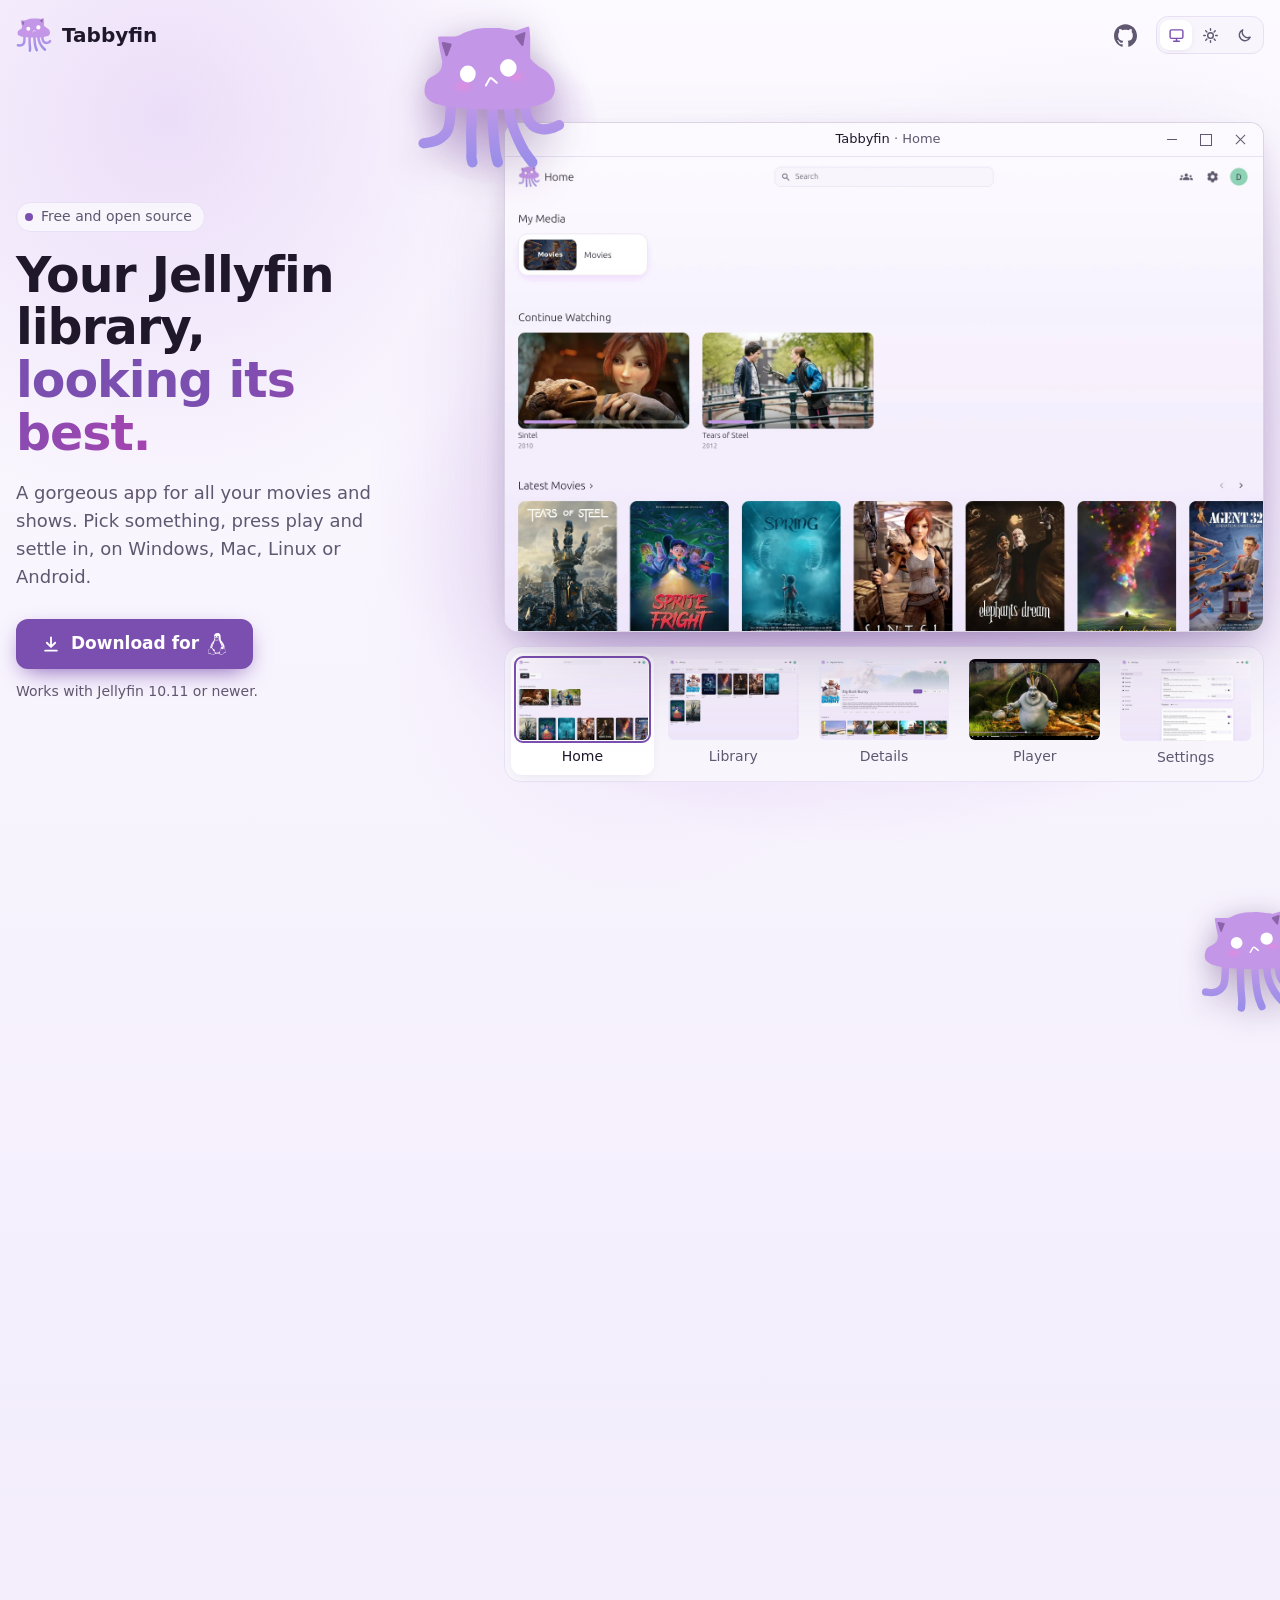
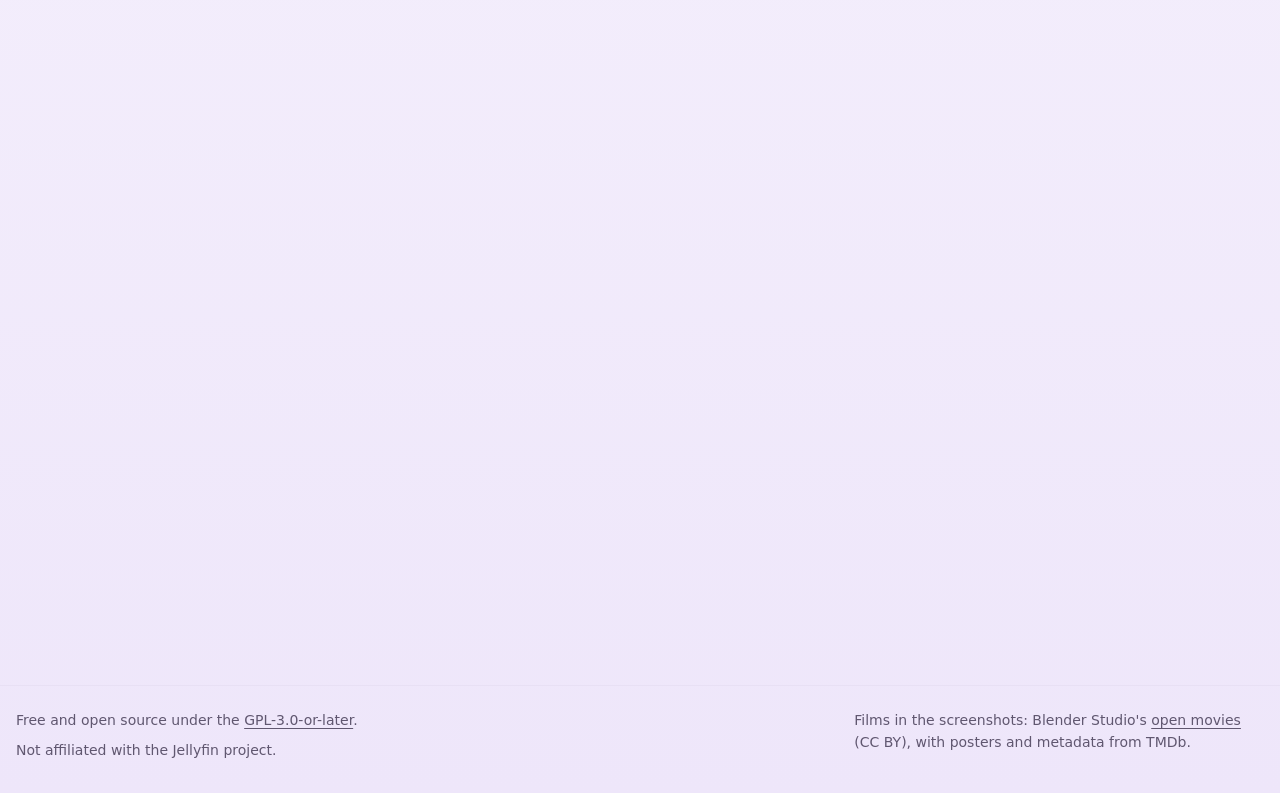
<file: site/index.html>
<!DOCTYPE html>
<html lang="en">
<head>
<meta charset="utf-8">
<meta http-equiv="Content-Security-Policy" content="default-src 'none'; img-src 'self' data:; style-src 'self'; script-src 'self'; connect-src https://api.github.com; base-uri 'none'; form-action 'none'">
<meta name="viewport" content="width=device-width,initial-scale=1">
<title>Tabbyfin: a beautiful app for your Jellyfin library</title>
<meta name="description" content="A beautiful app for your Jellyfin movies and shows, on Windows, Mac, Linux and Android. Free and open source.">
<meta name="color-scheme" content="light dark">
<meta name="theme-color" content="#fcfaff" media="(prefers-color-scheme: light)">
<meta name="theme-color" content="#0e0b16" media="(prefers-color-scheme: dark)">
<link rel="canonical" href="https://tabbyfin.lgpy.dev/">
<meta property="og:type" content="website">
<meta property="og:site_name" content="Tabbyfin">
<meta property="og:title" content="Tabbyfin: a beautiful app for your Jellyfin library">
<meta property="og:description" content="A beautiful app for your Jellyfin movies and shows, on Windows, Mac, Linux and Android. Free and open source.">
<meta property="og:url" content="https://tabbyfin.lgpy.dev/">
<meta property="og:image" content="https://tabbyfin.lgpy.dev/assets/og.jpg">
<meta property="og:image:width" content="1200">
<meta property="og:image:height" content="630">
<meta property="og:image:alt" content="Tabbyfin's jelly cat mascot and name beside the app's Home screen.">
<meta name="twitter:card" content="summary_large_image">
<meta name="twitter:title" content="Tabbyfin: a beautiful app for your Jellyfin library">
<meta name="twitter:description" content="A beautiful app for your Jellyfin movies and shows, on Windows, Mac, Linux and Android. Free and open source.">
<meta name="twitter:image" content="https://tabbyfin.lgpy.dev/assets/og.jpg">
<link rel="icon" href="assets/icon.svg" type="image/svg+xml">
<link rel="icon" href="assets/icon-32.png" sizes="32x32" type="image/png">
<link rel="apple-touch-icon" href="assets/apple-touch-icon.png">
<script src="theme.js"></script>
<link rel="stylesheet" href="styles.css">
<script src="script.js" defer></script>
</head>
<body>
<div class="aurora" aria-hidden="true"><i></i><i></i><i></i></div>
<!-- Brand marks: Simple Icons (CC0). Windows mark: Bootstrap Icons, MIT License, Copyright (c) 2019-2024 The Bootstrap Authors, https://github.com/twbs/icons/blob/main/LICENSE. -->
<svg class="sprite" aria-hidden="true" focusable="false"><symbol id="b-windows" viewBox="0 0 16 16"><path fill="currentColor" d="M6.555 1.375 0 2.237v5.45h6.555zM0 13.795l6.555.933V8.313H0zm7.278-5.4.026 6.378L16 16V8.395zM16 0 7.33 1.244v6.414H16z"/></symbol><symbol id="b-linux" viewBox="0 0 24 24"><path fill="currentColor" d="M12.504 0c-.155 0-.315.008-.48.021-4.226.333-3.105 4.807-3.17 6.298-.076 1.092-.3 1.953-1.05 3.02-.885 1.051-2.127 2.75-2.716 4.521-.278.832-.41 1.684-.287 2.489a.424.424 0 00-.11.135c-.26.268-.45.6-.663.839-.199.199-.485.267-.797.4-.313.136-.658.269-.864.68-.09.189-.136.394-.132.602 0 .199.027.4.055.536.058.399.116.728.04.97-.249.68-.28 1.145-.106 1.484.174.334.535.47.94.601.81.2 1.91.135 2.774.6.926.466 1.866.67 2.616.47.526-.116.97-.464 1.208-.946.587-.003 1.23-.269 2.26-.334.699-.058 1.574.267 2.577.2.025.134.063.198.114.333l.003.003c.391.778 1.113 1.132 1.884 1.071.771-.06 1.592-.536 2.257-1.306.631-.765 1.683-1.084 2.378-1.503.348-.199.629-.469.649-.853.023-.4-.2-.811-.714-1.376v-.097l-.003-.003c-.17-.2-.25-.535-.338-.926-.085-.401-.182-.786-.492-1.046h-.003c-.059-.054-.123-.067-.188-.135a.357.357 0 00-.19-.064c.431-1.278.264-2.55-.173-3.694-.533-1.41-1.465-2.638-2.175-3.483-.796-1.005-1.576-1.957-1.56-3.368.026-2.152.236-6.133-3.544-6.139zm.529 3.405h.013c.213 0 .396.062.584.198.19.135.33.332.438.533.105.259.158.459.166.724 0-.02.006-.04.006-.06v.105a.086.086 0 01-.004-.021l-.004-.024a1.807 1.807 0 01-.15.706.953.953 0 01-.213.335.71.71 0 00-.088-.042c-.104-.045-.198-.064-.284-.133a1.312 1.312 0 00-.22-.066c.05-.06.146-.133.183-.198.053-.128.082-.264.088-.402v-.02a1.21 1.21 0 00-.061-.4c-.045-.134-.101-.2-.183-.333-.084-.066-.167-.132-.267-.132h-.016c-.093 0-.176.03-.262.132a.8.8 0 00-.205.334 1.18 1.18 0 00-.09.4v.019c.002.089.008.179.02.267-.193-.067-.438-.135-.607-.202a1.635 1.635 0 01-.018-.2v-.02a1.772 1.772 0 01.15-.768c.082-.22.232-.406.43-.533a.985.985 0 01.594-.2zm-2.962.059h.036c.142 0 .27.048.399.135.146.129.264.288.344.465.09.199.14.4.153.667v.004c.007.134.006.2-.002.266v.08c-.03.007-.056.018-.083.024-.152.055-.274.135-.393.2.012-.09.013-.18.003-.267v-.015c-.012-.133-.04-.2-.082-.333a.613.613 0 00-.166-.267.248.248 0 00-.183-.064h-.021c-.071.006-.13.04-.186.132a.552.552 0 00-.12.27.944.944 0 00-.023.33v.015c.012.135.037.2.08.334.046.134.098.2.166.268.01.009.02.018.034.024-.07.057-.117.07-.176.136a.304.304 0 01-.131.068 2.62 2.62 0 01-.275-.402 1.772 1.772 0 01-.155-.667 1.759 1.759 0 01.08-.668 1.43 1.43 0 01.283-.535c.128-.133.26-.2.418-.2zm1.37 1.706c.332 0 .733.065 1.216.399.293.2.523.269 1.052.468h.003c.255.136.405.266.478.399v-.131a.571.571 0 01.016.47c-.123.31-.516.643-1.063.842v.002c-.268.135-.501.333-.775.465-.276.135-.588.292-1.012.267a1.139 1.139 0 01-.448-.067 3.566 3.566 0 01-.322-.198c-.195-.135-.363-.332-.612-.465v-.005h-.005c-.4-.246-.616-.512-.686-.71-.07-.268-.005-.47.193-.6.224-.135.38-.271.483-.336.104-.074.143-.102.176-.131h.002v-.003c.169-.202.436-.47.839-.601.139-.036.294-.065.466-.065zm2.8 2.142c.358 1.417 1.196 3.475 1.735 4.473.286.534.855 1.659 1.102 3.024.156-.005.33.018.513.064.646-1.671-.546-3.467-1.089-3.966-.22-.2-.232-.335-.123-.335.59.534 1.365 1.572 1.646 2.757.13.535.16 1.104.021 1.67.067.028.135.06.205.067 1.032.534 1.413.938 1.23 1.537v-.043c-.06-.003-.12 0-.18 0h-.016c.151-.467-.182-.825-1.065-1.224-.915-.4-1.646-.336-1.77.465-.008.043-.013.066-.018.135-.068.023-.139.053-.209.064-.43.268-.662.669-.793 1.187-.13.533-.17 1.156-.205 1.869v.003c-.02.334-.17.838-.319 1.35-1.5 1.072-3.58 1.538-5.348.334a2.645 2.645 0 00-.402-.533 1.45 1.45 0 00-.275-.333c.182 0 .338-.03.465-.067a.615.615 0 00.314-.334c.108-.267 0-.697-.345-1.163-.345-.467-.931-.995-1.788-1.521-.63-.4-.986-.87-1.15-1.396-.165-.534-.143-1.085-.015-1.645.245-1.07.873-2.11 1.274-2.763.107-.065.037.135-.408.974-.396.751-1.14 2.497-.122 3.854a8.123 8.123 0 01.647-2.876c.564-1.278 1.743-3.504 1.836-5.268.048.036.217.135.289.202.218.133.38.333.59.465.21.201.477.335.876.335.039.003.075.006.11.006.412 0 .73-.134.997-.268.29-.134.52-.334.74-.4h.005c.467-.135.835-.402 1.044-.7zm2.185 8.958c.037.6.343 1.245.882 1.377.588.134 1.434-.333 1.791-.765l.211-.01c.315-.007.577.01.847.268l.003.003c.208.199.305.53.391.876.085.4.154.78.409 1.066.486.527.645.906.636 1.14l.003-.007v.018l-.003-.012c-.015.262-.185.396-.498.595-.63.401-1.746.712-2.457 1.57-.618.737-1.37 1.14-2.036 1.191-.664.053-1.237-.2-1.574-.898l-.005-.003c-.21-.4-.12-1.025.056-1.69.176-.668.428-1.344.463-1.897.037-.714.076-1.335.195-1.814.12-.465.308-.797.641-.984l.045-.022zm-10.814.049h.01c.053 0 .105.005.157.014.376.055.706.333 1.023.752l.91 1.664.003.003c.243.533.754 1.064 1.189 1.637.434.598.77 1.131.729 1.57v.006c-.057.744-.48 1.148-1.125 1.294-.645.135-1.52.002-2.395-.464-.968-.536-2.118-.469-2.857-.602-.369-.066-.61-.2-.723-.4-.11-.2-.113-.602.123-1.23v-.004l.002-.003c.117-.334.03-.752-.027-1.118-.055-.401-.083-.71.043-.94.16-.334.396-.4.69-.533.294-.135.64-.202.915-.47h.002v-.002c.256-.268.445-.601.668-.838.19-.201.38-.336.663-.336zm7.159-9.074c-.435.201-.945.535-1.488.535-.542 0-.97-.267-1.28-.466-.154-.134-.28-.268-.373-.335-.164-.134-.144-.333-.074-.333.109.016.129.134.199.2.096.066.215.2.36.333.292.2.68.467 1.167.467.485 0 1.053-.267 1.398-.466.195-.135.445-.334.648-.467.156-.136.149-.267.279-.267.128.016.034.134-.147.332a8.097 8.097 0 01-.69.468zm-1.082-1.583V5.64c-.006-.02.013-.042.029-.05.074-.043.18-.027.26.004.063 0 .16.067.15.135-.006.049-.085.066-.135.066-.055 0-.092-.043-.141-.068-.052-.018-.146-.008-.163-.065zm-.551 0c-.02.058-.113.049-.166.066-.047.025-.086.068-.14.068-.05 0-.13-.02-.136-.068-.01-.066.088-.133.15-.133.08-.031.184-.047.259-.005.019.009.036.03.03.05v.02h.003z"/></symbol><symbol id="b-apple" viewBox="0 0 24 24"><path fill="currentColor" d="M12.152 6.896c-.948 0-2.415-1.078-3.96-1.04-2.04.027-3.91 1.183-4.961 3.014-2.117 3.675-.546 9.103 1.519 12.09 1.013 1.454 2.208 3.09 3.792 3.039 1.52-.065 2.09-.987 3.935-.987 1.831 0 2.35.987 3.96.948 1.637-.026 2.676-1.48 3.676-2.948 1.156-1.688 1.636-3.325 1.662-3.415-.039-.013-3.182-1.221-3.22-4.857-.026-3.04 2.48-4.494 2.597-4.559-1.429-2.09-3.623-2.324-4.39-2.376-2-.156-3.675 1.09-4.61 1.09zM15.53 3.83c.843-1.012 1.4-2.427 1.245-3.83-1.207.052-2.662.805-3.532 1.818-.78.896-1.454 2.338-1.273 3.714 1.338.104 2.715-.688 3.559-1.701"/></symbol><symbol id="b-debian" viewBox="0 0 24 24"><path fill="currentColor" d="M13.88 12.685c-.4 0 .08.2.601.28.14-.1.27-.22.39-.33a3.001 3.001 0 01-.99.05m2.14-.53c.23-.33.4-.69.47-1.06-.06.27-.2.5-.33.73-.75.47-.07-.27 0-.56-.8 1.01-.11.6-.14.89m.781-2.05c.05-.721-.14-.501-.2-.221.07.04.13.5.2.22M12.38.31c.2.04.45.07.42.12.23-.05.28-.1-.43-.12m.43.12l-.15.03.14-.01V.43m6.633 9.944c.02.64-.2.95-.38 1.5l-.35.181c-.28.54.03.35-.17.78-.44.39-1.34 1.22-1.62 1.301-.201 0 .14-.25.19-.34-.591.4-.481.6-1.371.85l-.03-.06c-2.221 1.04-5.303-1.02-5.253-3.842-.03.17-.07.13-.12.2a3.551 3.552 0 012.001-3.501 3.361 3.362 0 013.732.48 3.341 3.342 0 00-2.721-1.3c-1.18.01-2.281.76-2.651 1.57-.6.38-.67 1.47-.93 1.661-.361 2.601.66 3.722 2.38 5.042.27.19.08.21.12.35a4.702 4.702 0 01-1.53-1.16c.23.33.47.66.8.91-.55-.18-1.27-1.3-1.48-1.35.93 1.66 3.78 2.921 5.261 2.3a6.203 6.203 0 01-2.33-.28c-.33-.16-.77-.51-.7-.57a5.802 5.803 0 005.902-.84c.44-.35.93-.94 1.07-.95-.2.32.04.16-.12.44.44-.72-.2-.3.46-1.24l.24.33c-.09-.6.74-1.321.66-2.262.19-.3.2.3 0 .97.29-.74.08-.85.15-1.46.08.2.18.42.23.63-.18-.7.2-1.2.28-1.6-.09-.05-.28.3-.32-.53 0-.37.1-.2.14-.28-.08-.05-.26-.32-.38-.861.08-.13.22.33.34.34-.08-.42-.2-.75-.2-1.08-.34-.68-.12.1-.4-.3-.34-1.091.3-.25.34-.74.54.77.84 1.96.981 2.46-.1-.6-.28-1.2-.49-1.76.16.07-.26-1.241.21-.37A7.823 7.824 0 0017.702 1.6c.18.17.42.39.33.42-.75-.45-.62-.48-.73-.67-.61-.25-.65.02-1.06 0C15.082.73 14.862.8 13.8.4l.05.23c-.77-.25-.9.1-1.73 0-.05-.04.27-.14.53-.18-.741.1-.701-.14-1.431.03.17-.13.36-.21.55-.32-.6.04-1.44.35-1.18.07C9.6.68 7.847 1.3 6.867 2.22L6.838 2c-.45.54-1.96 1.611-2.08 2.311l-.131.03c-.23.4-.38.85-.57 1.261-.3.52-.45.2-.4.28-.6 1.22-.9 2.251-1.16 3.102.18.27 0 1.65.07 2.76-.3 5.463 3.84 10.776 8.363 12.006.67.23 1.65.23 2.49.25-.99-.28-1.12-.15-2.08-.49-.7-.32-.85-.7-1.34-1.13l.2.35c-.971-.34-.57-.42-1.361-.67l.21-.27c-.31-.03-.83-.53-.97-.81l-.34.01c-.41-.501-.63-.871-.61-1.161l-.111.2c-.13-.21-1.52-1.901-.8-1.511-.13-.12-.31-.2-.5-.55l.14-.17c-.35-.44-.64-1.02-.62-1.2.2.24.32.3.45.33-.88-2.172-.93-.12-1.601-2.202l.15-.02c-.1-.16-.18-.34-.26-.51l.06-.6c-.63-.74-.18-3.102-.09-4.402.07-.54.53-1.1.88-1.981l-.21-.04c.4-.71 2.341-2.872 3.241-2.761.43-.55-.09 0-.18-.14.96-.991 1.26-.7 1.901-.88.7-.401-.6.16-.27-.151 1.2-.3.85-.7 2.421-.85.16.1-.39.14-.52.26 1-.49 3.151-.37 4.562.27 1.63.77 3.461 3.011 3.531 5.132l.08.02c-.04.85.13 1.821-.17 2.711l.2-.42M9.54 13.236l-.05.28c.26.35.47.73.8 1.01-.24-.47-.42-.66-.75-1.3m.62-.02c-.14-.15-.22-.34-.31-.52.08.32.26.6.43.88l-.12-.36m10.945-2.382l-.07.15c-.1.76-.34 1.511-.69 2.212.4-.73.65-1.541.75-2.362M12.45.12c.27-.1.66-.05.95-.12-.37.03-.74.05-1.1.1l.15.02M3.006 5.142c.07.57-.43.8.11.42.3-.66-.11-.18-.1-.42m-.64 2.661c.12-.39.15-.62.2-.84-.35.44-.17.53-.2.83"/></symbol><symbol id="b-ubuntu" viewBox="0 0 24 24"><path fill="currentColor" d="M17.61.455a3.41 3.41 0 0 0-3.41 3.41 3.41 3.41 0 0 0 3.41 3.41 3.41 3.41 0 0 0 3.41-3.41 3.41 3.41 0 0 0-3.41-3.41zM12.92.8C8.923.777 5.137 2.941 3.148 6.451a4.5 4.5 0 0 1 .26-.007 4.92 4.92 0 0 1 2.585.737A8.316 8.316 0 0 1 12.688 3.6 4.944 4.944 0 0 1 13.723.834 11.008 11.008 0 0 0 12.92.8zm9.226 4.994a4.915 4.915 0 0 1-1.918 2.246 8.36 8.36 0 0 1-.273 8.303 4.89 4.89 0 0 1 1.632 2.54 11.156 11.156 0 0 0 .559-13.089zM3.41 7.932A3.41 3.41 0 0 0 0 11.342a3.41 3.41 0 0 0 3.41 3.409 3.41 3.41 0 0 0 3.41-3.41 3.41 3.41 0 0 0-3.41-3.41zm2.027 7.866a4.908 4.908 0 0 1-2.915.358 11.1 11.1 0 0 0 7.991 6.698 11.234 11.234 0 0 0 2.422.249 4.879 4.879 0 0 1-.999-2.85 8.484 8.484 0 0 1-.836-.136 8.304 8.304 0 0 1-5.663-4.32zm11.405.928a3.41 3.41 0 0 0-3.41 3.41 3.41 3.41 0 0 0 3.41 3.41 3.41 3.41 0 0 0 3.41-3.41 3.41 3.41 0 0 0-3.41-3.41z"/></symbol><symbol id="b-flatpak" viewBox="0 0 24 24"><path fill="currentColor" d="M12 0c-.556 0-1.111.144-1.61.432l-7.603 4.39a3.217 3.217 0 0 0-1.61 2.788v8.78c0 1.151.612 2.212 1.61 2.788l7.603 4.39a3.217 3.217 0 0 0 3.22 0l7.603-4.39a3.217 3.217 0 0 0 1.61-2.788V7.61a3.217 3.217 0 0 0-1.61-2.788L13.61.432A3.218 3.218 0 0 0 12 0Zm0 2.358c.15 0 .299.039.431.115l7.604 4.39c.132.077.24.187.315.316L12 12v9.642a.863.863 0 0 1-.431-.116l-7.604-4.39a.866.866 0 0 1-.431-.746V7.61c0-.153.041-.302.116-.43L12 12Z"/></symbol><symbol id="b-appimage" viewBox="0 0 24 24"><path fill="currentColor" d="M1.64 0C.735 0 0 .736 0 1.64v20.72C0 23.265.736 24 1.64 24h20.72c.904 0 1.64-.736 1.64-1.64V1.64C24 .735 23.264 0 22.36 0Zm8.56 2.42h3.6v3.6h1.912L12 10.22l-3.713-4.2H10.2Zm1.331 8.4h1.313c.103 0 .169.177.169.394v1.368c.417.096.81.266 1.162.488l.975-.975c.153-.153.32-.223.394-.15l.918.919c.074.073.004.24-.15.393l-.975.975c.223.352.393.745.488 1.163h1.369c.217 0 .394.065.394.169v1.312c0 .104-.177.169-.394.169h-1.369a3.74 3.74 0 0 1-.487 1.162l.974.975c.154.154.224.32.15.394l-.918.919c-.074.073-.24.003-.394-.15l-.975-.975a3.74 3.74 0 0 1-1.163.487v1.37c0 .216-.065.393-.168.393H11.53c-.103 0-.169-.177-.169-.394v-1.369a3.74 3.74 0 0 1-1.162-.487l-.975.975c-.153.153-.32.223-.394.15l-.918-.919c-.074-.073-.004-.24.15-.394l.974-.975a3.74 3.74 0 0 1-.487-1.162H7.181c-.217 0-.393-.065-.393-.169v-1.312c0-.104.176-.17.393-.17H8.55a3.74 3.74 0 0 1 .487-1.162l-.974-.975c-.154-.153-.224-.32-.15-.393l.918-.92c.074-.072.24-.002.394.15l.975.976a3.74 3.74 0 0 1 1.163-.488v-1.368c0-.217.065-.394.168-.394zm.656 3.731c-.917 0-1.668.752-1.668 1.669s.751 1.669 1.669 1.669c.917 0 1.668-.752 1.668-1.67 0-.916-.751-1.668-1.669-1.668z"/></symbol><symbol id="b-intel" viewBox="0 0 24 24"><path fill="currentColor" d="M20.42 7.345v9.18h1.651v-9.18zM0 7.475v1.737h1.737V7.474zm9.78.352v6.053c0 .513.044.945.13 1.292.087.34.235.618.44.828.203.21.475.359.803.451.334.093.754.136 1.255.136h.216v-1.533c-.24 0-.445-.012-.593-.037a.672.672 0 0 1-.39-.173.693.693 0 0 1-.173-.377 4.002 4.002 0 0 1-.037-.606v-2.182h1.193v-1.416h-1.193V7.827zm-3.505 2.312c-.396 0-.76.08-1.082.241-.327.161-.6.384-.822.668l-.087.117v-.902H2.658v6.256h1.639v-3.214c.018-.588.16-1.02.433-1.299.29-.297.642-.445 1.044-.445.476 0 .841.149 1.082.433.235.284.359.686.359 1.2v3.324h1.663V12.97c.006-.89-.229-1.595-.686-2.09-.458-.495-1.1-.742-1.917-.742zm10.065.006a3.252 3.252 0 0 0-2.306.946c-.29.29-.525.637-.692 1.033a3.145 3.145 0 0 0-.254 1.273c0 .452.08.878.241 1.274.161.395.39.742.674 1.032.284.29.637.526 1.045.693.408.173.86.26 1.342.26 1.397 0 2.262-.637 2.782-1.23l-1.187-.904c-.248.297-.841.699-1.583.699-.464 0-.847-.105-1.138-.321a1.588 1.588 0 0 1-.593-.872l-.019-.056h4.915v-.587c0-.451-.08-.872-.235-1.267a3.393 3.393 0 0 0-.661-1.033 3.013 3.013 0 0 0-1.02-.692 3.345 3.345 0 0 0-1.311-.248zm-16.297.118v6.256h1.651v-6.256zm16.278 1.286c1.132 0 1.664.797 1.664 1.255l-3.32.006c0-.458.525-1.255 1.656-1.261zm7.073 3.814a.606.606 0 0 0-.606.606.606.606 0 0 0 .606.606.606.606 0 0 0 .606-.606.606.606 0 0 0-.606-.606zm-.008.105a.5.5 0 0 1 .002 0 .5.5 0 0 1 .5.501.5.5 0 0 1-.5.5.5.5 0 0 1-.5-.5.5.5 0 0 1 .498-.5zm-.233.155v.699h.13v-.285h.093l.173.285h.136l-.18-.297a.191.191 0 0 0 .118-.056c.03-.03.05-.074.05-.136 0-.068-.02-.117-.063-.154-.037-.038-.105-.056-.185-.056zm.13.099h.154c.019 0 .037.006.056.012a.064.064 0 0 1 .037.031c.013.013.012.031.012.056a.124.124 0 0 1-.012.055.164.164 0 0 1-.037.031c-.019.006-.037.013-.056.013h-.154Z"/></symbol><symbol id="b-github" viewBox="0 0 24 24"><path fill="currentColor" d="M12 .297c-6.63 0-12 5.373-12 12 0 5.303 3.438 9.8 8.205 11.385.6.113.82-.258.82-.577 0-.285-.01-1.04-.015-2.04-3.338.724-4.042-1.61-4.042-1.61C4.422 18.07 3.633 17.7 3.633 17.7c-1.087-.744.084-.729.084-.729 1.205.084 1.838 1.236 1.838 1.236 1.07 1.835 2.809 1.305 3.495.998.108-.776.417-1.305.76-1.605-2.665-.3-5.466-1.332-5.466-5.93 0-1.31.465-2.38 1.235-3.22-.135-.303-.54-1.523.105-3.176 0 0 1.005-.322 3.3 1.23.96-.267 1.98-.399 3-.405 1.02.006 2.04.138 3 .405 2.28-1.552 3.285-1.23 3.285-1.23.645 1.653.24 2.873.12 3.176.765.84 1.23 1.91 1.23 3.22 0 4.61-2.805 5.625-5.475 5.92.42.36.81 1.096.81 2.22 0 1.606-.015 2.896-.015 3.286 0 .315.21.69.825.57C20.565 22.092 24 17.592 24 12.297c0-6.627-5.373-12-12-12"/></symbol><symbol id="b-android" viewBox="0 0 24 24"><path fill="currentColor" d="M18.4395 5.5586c-.675 1.1664-1.352 2.3318-2.0274 3.498-.0366-.0155-.0742-.0286-.1113-.043-1.8249-.6957-3.484-.8-4.42-.787-1.8551.0185-3.3544.4643-4.2597.8203-.084-.1494-1.7526-3.021-2.0215-3.4864a1.1451 1.1451 0 0 0-.1406-.1914c-.3312-.364-.9054-.4859-1.379-.203-.475.282-.7136.9361-.3886 1.5019 1.9466 3.3696-.0966-.2158 1.9473 3.3593.0172.031-.4946.2642-1.3926 1.0177C2.8987 12.176.452 14.772 0 18.9902h24c-.119-1.1108-.3686-2.099-.7461-3.0683-.7438-1.9118-1.8435-3.2928-2.7402-4.1836a12.1048 12.1048 0 0 0-2.1309-1.6875c.6594-1.122 1.312-2.2559 1.9649-3.3848.2077-.3615.1886-.7956-.0079-1.1191a1.1001 1.1001 0 0 0-.8515-.5332c-.5225-.0536-.9392.3128-1.0488.5449zm-.0391 8.461c.3944.5926.324 1.3306-.1563 1.6503-.4799.3197-1.188.0985-1.582-.4941-.3944-.5927-.324-1.3307.1563-1.6504.4727-.315 1.1812-.1086 1.582.4941zM7.207 13.5273c.4803.3197.5506 1.0577.1563 1.6504-.394.5926-1.1038.8138-1.584.4941-.48-.3197-.5503-1.0577-.1563-1.6504.4008-.6021 1.1087-.8106 1.584-.4941z"/></symbol><symbol id="i-cast" viewBox="0 0 24 24"><g fill="none" stroke="currentColor" stroke-width="1.9" stroke-linecap="round" stroke-linejoin="round"><path d="M3 8V6.5A2.5 2.5 0 0 1 5.5 4h13A2.5 2.5 0 0 1 21 6.5v11a2.5 2.5 0 0 1-2.5 2.5H14"/><path d="M3 12a8 8 0 0 1 8 8M3 16a4 4 0 0 1 4 4"/><path d="M3 20h.01"/></g></symbol><symbol id="i-subtitles" viewBox="0 0 24 24"><g fill="none" stroke="currentColor" stroke-width="1.9" stroke-linecap="round" stroke-linejoin="round"><rect x="2.5" y="4.5" width="19" height="15" rx="2.5"/><path d="M6.5 12h4M13 12h4.5M6.5 15.5h7M16 15.5h1.5"/></g></symbol><symbol id="i-installer" viewBox="0 0 24 24"><g fill="none" stroke="currentColor" stroke-width="1.9" stroke-linecap="round" stroke-linejoin="round"><path d="M12 3v10M8 9.5l4 4 4-4"/><path d="M4 14v4a2 2 0 0 0 2 2h12a2 2 0 0 0 2-2v-4"/></g></symbol><symbol id="i-portable" viewBox="0 0 24 24"><g fill="none" stroke="currentColor" stroke-width="1.9" stroke-linecap="round" stroke-linejoin="round"><path d="M3 7a2 2 0 0 1 2-2h4l2 2.5h8a2 2 0 0 1 2 2V18a2 2 0 0 1-2 2H5a2 2 0 0 1-2-2z"/><path d="M12 11v1.5M12 15v1.5"/></g></symbol><symbol id="i-archive" viewBox="0 0 24 24"><g fill="none" stroke="currentColor" stroke-width="1.9" stroke-linecap="round" stroke-linejoin="round"><rect x="3" y="4" width="18" height="5" rx="1.5"/><path d="M5 9v9a2 2 0 0 0 2 2h10a2 2 0 0 0 2-2V9M10 13h4"/></g></symbol><symbol id="i-play" viewBox="0 0 24 24"><g fill="none" stroke="currentColor" stroke-width="1.9" stroke-linecap="round" stroke-linejoin="round"><rect x="2.5" y="4" width="19" height="16" rx="2.5"/><path d="M2.5 8.5h19"/><path d="M10 11.2v5.6l4.6-2.8z" fill="currentColor"/></g></symbol><symbol id="i-skip" viewBox="0 0 24 24"><g fill="none" stroke="currentColor" stroke-width="1.9" stroke-linecap="round" stroke-linejoin="round"><path d="M5 5.5v13l9-6.5z" fill="currentColor"/><path d="M18.5 5.5v13"/></g></symbol><symbol id="i-search" viewBox="0 0 24 24"><g fill="none" stroke="currentColor" stroke-width="1.9" stroke-linecap="round" stroke-linejoin="round"><circle cx="10.5" cy="10.5" r="6.5"/><path d="M15.4 15.4L20.5 20.5"/></g></symbol><symbol id="i-offline" viewBox="0 0 24 24"><g fill="none" stroke="currentColor" stroke-width="1.9" stroke-linecap="round" stroke-linejoin="round"><path d="M5 16V6.5A1.5 1.5 0 0 1 6.5 5H10M14 5h3.5A1.5 1.5 0 0 1 19 6.5V16"/><path d="M2.5 16h19l-1.2 2.4a1 1 0 0 1-.9.6H4.6a1 1 0 0 1-.9-.6z"/><path d="M12 3v8M9 8.5l3 3 3-3"/></g></symbol><symbol id="i-together" viewBox="0 0 24 24"><g fill="none" stroke="currentColor" stroke-width="1.9" stroke-linecap="round" stroke-linejoin="round"><circle cx="9" cy="8" r="3.2"/><circle cx="17" cy="9.5" r="2.5"/><path d="M3 19c.6-3.3 3-5 6-5s5.4 1.7 6 5M15.5 14.2c2.6-.3 4.8 1 5.5 4"/></g></symbol><symbol id="i-remote" viewBox="0 0 24 24"><g fill="none" stroke="currentColor" stroke-width="1.9" stroke-linecap="round" stroke-linejoin="round"><rect x="5" y="6.5" width="10" height="15" rx="2.2"/><path d="M9 18.5h2"/><path d="M16.5 5.5a4 4 0 0 1 2 2M18 2.5a7.5 7.5 0 0 1 3.5 3.5"/></g></symbol></svg>
<a class="skip" href="#main">Skip to content</a>

<header class="wrap bar">
  <a class="brandmark" href="./" aria-label="Tabbyfin, home">
    <img src="assets/icon.svg" alt="" width="36" height="36">
    <span>Tabbyfin</span>
  </a>
  <div class="bar-end">
    <a class="gh" href="https://github.com/lgpy/tabbyfin" aria-label="Tabbyfin on GitHub" title="GitHub"><svg aria-hidden="true" focusable="false"><use href="#b-github"/></svg></a>
    <div class="theme-switch" id="theme-switch" role="group" aria-label="Colour theme">
      <button type="button" data-theme-pick="system" aria-pressed="true" aria-label="System theme" title="System">
        <svg viewBox="0 0 24 24" fill="none" stroke="currentColor" stroke-width="2" stroke-linecap="round" stroke-linejoin="round" aria-hidden="true"><rect x="3" y="4" width="18" height="12" rx="2"/><path d="M8 20h8M12 16v4"/></svg>
      </button>
      <button type="button" data-theme-pick="light" aria-pressed="false" aria-label="Light theme" title="Light">
        <svg viewBox="0 0 24 24" fill="none" stroke="currentColor" stroke-width="2" stroke-linecap="round" stroke-linejoin="round" aria-hidden="true"><circle cx="12" cy="12" r="4"/><path d="M12 2.5v2.2M12 19.3v2.2M2.5 12h2.2M19.3 12h2.2M5.3 5.3l1.6 1.6M17.1 17.1l1.6 1.6M5.3 18.7l1.6-1.6M17.1 6.9l1.6-1.6"/></svg>
      </button>
      <button type="button" data-theme-pick="dark" aria-pressed="false" aria-label="Dark theme" title="Dark">
        <svg viewBox="0 0 24 24" fill="none" stroke="currentColor" stroke-width="2" stroke-linecap="round" stroke-linejoin="round" aria-hidden="true"><path d="M20 14.5A8 8 0 0 1 9.5 4a8 8 0 1 0 10.5 10.5z"/></svg>
      </button>
    </div>
  </div>
</header>

<main id="main">
  <div class="wrap hero">
    <div class="hero-text">
      <p class="kicker"><span class="dot" aria-hidden="true"></span><span>Free and open source</span></p>
      <h1>Your Jellyfin library, <span class="shine">looking its best.</span></h1>
      <p class="lead">A gorgeous app for all your movies and shows. Pick something, press play and settle in, on Windows, Mac, Linux or Android.</p>
      <div class="cta">
        <a class="btn-brand" id="download-main" href="#download">
          <svg viewBox="0 0 24 24" fill="none" stroke="currentColor" stroke-width="2.2" stroke-linecap="round" stroke-linejoin="round" aria-hidden="true"><path d="M12 4v11M7 10.5l5 5 5-5M5 20h14"/></svg>
          <span id="main-label">Download</span>
        </a>
      </div>
      <p class="needs">Works with Jellyfin 10.11 or newer.</p>
    </div>

    <div class="stage" id="stage">
      <button class="mascot" id="mascot" type="button" aria-label="Pet the jelly cat" tabindex="-1" aria-hidden="true">
        <img src="assets/jelly.svg" alt="" width="160" height="160">
      </button>
      <div class="window">
        <div class="titlebar" aria-hidden="true">
          <span class="title"><b>Tabbyfin</b> · <span id="win-title">Home</span></span>
          <span class="winctl"><i></i><i></i><i></i></span>
        </div>
        <div class="screens">
          <figure class="screen" id="screen-home" data-name="Home"><picture><source data-light media="(prefers-color-scheme: light)" srcset="assets/screenshots/home-light-640.webp 640w, assets/screenshots/home-light.webp 1728w" sizes="(max-width: 1080px) 92vw, 840px"><img src="assets/screenshots/home.webp" srcset="assets/screenshots/home-640.webp 640w, assets/screenshots/home.webp 1728w" sizes="(max-width: 1080px) 92vw, 840px" width="1280" height="800" fetchpriority="high" alt="Tabbyfin's Home: Continue Watching, the Latest shelves, and your libraries along the top."></picture></figure>
          <figure class="screen" id="screen-library" data-name="Library" hidden><picture><source data-light media="(prefers-color-scheme: light)" srcset="assets/screenshots/library-light-640.webp 640w, assets/screenshots/library-light.webp 1728w" sizes="(max-width: 1080px) 92vw, 840px"><img src="assets/screenshots/library.webp" srcset="assets/screenshots/library-640.webp 640w, assets/screenshots/library.webp 1728w" sizes="(max-width: 1080px) 92vw, 840px" width="1280" height="800" loading="lazy" decoding="async" alt="A library grid, with its filters, sort and letter bar."></picture></figure>
          <figure class="screen" id="screen-item" data-name="Big Buck Bunny" hidden><picture><source data-light media="(prefers-color-scheme: light)" srcset="assets/screenshots/item-light-640.webp 640w, assets/screenshots/item-light.webp 1728w" sizes="(max-width: 1080px) 92vw, 840px"><img src="assets/screenshots/item.webp" srcset="assets/screenshots/item-640.webp 640w, assets/screenshots/item.webp 1728w" sizes="(max-width: 1080px) 92vw, 840px" width="1280" height="800" loading="lazy" decoding="async" alt="A movie's page: poster, actions and chapters."></picture></figure>
          <figure class="screen" id="screen-player" data-name="Player" hidden><img src="assets/screenshots/player.webp" srcset="assets/screenshots/player-640.webp 640w, assets/screenshots/player.webp 1728w" sizes="(max-width: 1080px) 92vw, 840px" width="1280" height="800" loading="lazy" decoding="async" alt="The player paused, its controls over the video."></figure>
          <figure class="screen" id="screen-settings" data-name="Settings" hidden><picture><source data-light media="(prefers-color-scheme: light)" srcset="assets/screenshots/settings-light-640.webp 640w, assets/screenshots/settings-light.webp 1728w" sizes="(max-width: 1080px) 92vw, 840px"><img src="assets/screenshots/settings.webp" srcset="assets/screenshots/settings-640.webp 640w, assets/screenshots/settings.webp 1728w" sizes="(max-width: 1080px) 92vw, 840px" width="1280" height="800" loading="lazy" decoding="async" alt="Settings, for this device and for the server."></picture></figure>
        </div>
      </div>
      <ul class="strip" id="strip">
        <li><a href="assets/screenshots/home.webp" data-screen="home"><picture><source data-light media="(prefers-color-scheme: light)" srcset="assets/screenshots/home-light-640.webp"><img src="assets/screenshots/home-640.webp" alt="" width="640" height="400"></picture>Home</a></li>
        <li><a href="assets/screenshots/library.webp" data-screen="library"><picture><source data-light media="(prefers-color-scheme: light)" srcset="assets/screenshots/library-light-640.webp"><img src="assets/screenshots/library-640.webp" alt="" width="640" height="400"></picture>Library</a></li>
        <li><a href="assets/screenshots/item.webp" data-screen="item"><picture><source data-light media="(prefers-color-scheme: light)" srcset="assets/screenshots/item-light-640.webp"><img src="assets/screenshots/item-640.webp" alt="" width="640" height="400"></picture>Details</a></li>
        <li><a href="assets/screenshots/player.webp" data-screen="player"><img src="assets/screenshots/player-640.webp" alt="" width="640" height="400">Player</a></li>
        <li><a href="assets/screenshots/settings.webp" data-screen="settings"><picture><source data-light media="(prefers-color-scheme: light)" srcset="assets/screenshots/settings-light-640.webp"><img src="assets/screenshots/settings-640.webp" alt="" width="640" height="400"></picture>Settings</a></li>
      </ul>
    </div>
  </div>

  <section class="wrap features" id="features" aria-labelledby="features-h">
    <h2 id="features-h">Built for movie night</h2>
    <ul class="feature-grid">
      <li class="surface"><span class="feature-icon"><svg aria-hidden="true" focusable="false"><use href="#i-play"/></svg></span><div><h3>Plays just about anything</h3><p>Movies and shows start right away, in nearly any format.</p></div></li>
      <li class="surface"><span class="feature-icon"><svg aria-hidden="true" focusable="false"><use href="#i-cast"/></svg></span><div><h3>Cast to your TV</h3><p>Send what you&#39;re watching to your Chromecast or Google TV.</p></div></li>
      <li class="surface"><span class="feature-icon"><svg aria-hidden="true" focusable="false"><use href="#i-skip"/></svg></span><div><h3>Gets to the good part</h3><p>Skip intros and recaps, then roll straight into the next episode.</p></div></li>
      <li class="surface"><span class="feature-icon"><svg aria-hidden="true" focusable="false"><use href="#i-subtitles"/></svg></span><div><h3>Subtitles on demand</h3><p>Missing some? Search right from the player, with a subtitle plugin on your server.</p></div></li>
      <li class="surface"><span class="feature-icon"><svg aria-hidden="true" focusable="false"><use href="#i-search"/></svg></span><div><h3>Finds it fast</h3><p>Search, filter and sort until the perfect movie turns up.</p></div></li>
      <li class="surface"><span class="feature-icon"><svg aria-hidden="true" focusable="false"><use href="#i-offline"/></svg></span><div><h3>Comes with you</h3><p>Download your favorites and watch them offline.</p></div></li>
      <li class="surface"><span class="feature-icon"><svg aria-hidden="true" focusable="false"><use href="#i-together"/></svg></span><div><h3>Watch together</h3><p>Press play with friends and stay perfectly in sync, wherever they are.</p></div></li>
      <li class="surface"><span class="feature-icon"><svg aria-hidden="true" focusable="false"><use href="#i-remote"/></svg></span><div><h3>Your phone is the remote</h3><p>Pause, skip and change the volume from a Jellyfin app on your phone.</p></div></li>
    </ul>
  </section>

  <section class="wrap download" id="download" aria-labelledby="dl-h">
    <div class="section-head">
      <h2 id="dl-h">Get Tabbyfin</h2>
      <p>Version <span data-version>0.4</span><span data-date></span></p>
    </div>

    <div class="oses">
      <article class="surface os" id="download-windows" aria-labelledby="h-win">
        <header>
          <svg class="os-mark" aria-hidden="true" focusable="false"><use href="#b-windows"/></svg>
          <h3 id="h-win">Windows</h3><span class="yours-tag">Your system</span>
        </header>
        <p>Windows 10 or 11, 64-bit.</p>
        <ul class="pkgs">
          <li><a class="pkg" data-asset="win-setup" href="https://github.com/lgpy/tabbyfin/releases/latest"><svg class="pkg-icon" aria-hidden="true" focusable="false"><use href="#i-installer"/></svg><b>Installer</b><span class="file">Recommended</span><span class="get"><span data-size>Download</span><svg viewBox="0 0 24 24" fill="none" stroke="currentColor" stroke-width="2.2" stroke-linecap="round" stroke-linejoin="round" aria-hidden="true"><path d="M12 4v11M7 10.5l5 5 5-5M5 20h14"/></svg></span></a></li>
          <li><a class="pkg" data-asset="win-zip" href="https://github.com/lgpy/tabbyfin/releases/latest"><svg class="pkg-icon" aria-hidden="true" focusable="false"><use href="#i-portable"/></svg><b>Portable</b><span class="file">No install needed</span><span class="get"><span data-size>Download</span><svg viewBox="0 0 24 24" fill="none" stroke="currentColor" stroke-width="2.2" stroke-linecap="round" stroke-linejoin="round" aria-hidden="true"><path d="M12 4v11M7 10.5l5 5 5-5M5 20h14"/></svg></span></a></li>
        </ul>
        <p class="note">Windows may warn you the first time. Choose More info, then Run anyway.</p>
      </article>
      <article class="surface os" id="download-macos" aria-labelledby="h-mac">
        <header>
          <svg class="os-mark" aria-hidden="true" focusable="false"><use href="#b-apple"/></svg>
          <h3 id="h-mac">Mac</h3><span class="yours-tag">Your system</span>
        </header>
        <p>macOS 12 or newer.</p>
        <ul class="pkgs">
          <li><a class="pkg" data-asset="mac-arm" href="https://github.com/lgpy/tabbyfin/releases/latest"><svg class="pkg-icon" aria-hidden="true" focusable="false"><use href="#b-apple"/></svg><b>Apple silicon</b><span class="file">M1 and newer</span><span class="get"><span data-size>Download</span><svg viewBox="0 0 24 24" fill="none" stroke="currentColor" stroke-width="2.2" stroke-linecap="round" stroke-linejoin="round" aria-hidden="true"><path d="M12 4v11M7 10.5l5 5 5-5M5 20h14"/></svg></span></a></li>
          <li><a class="pkg" data-asset="mac-intel" href="https://github.com/lgpy/tabbyfin/releases/latest"><svg class="pkg-icon" aria-hidden="true" focusable="false"><use href="#b-intel"/></svg><b>Intel</b><span class="file">Older Macs</span><span class="get"><span data-size>Download</span><svg viewBox="0 0 24 24" fill="none" stroke="currentColor" stroke-width="2.2" stroke-linecap="round" stroke-linejoin="round" aria-hidden="true"><path d="M12 4v11M7 10.5l5 5 5-5M5 20h14"/></svg></span></a></li>
        </ul>
        <p class="note">You'll need mpv: <code>brew install mpv</code>. The first time, right-click the app and choose Open.</p>
      </article>
      <article class="surface os" id="download-linux" aria-labelledby="h-linux">
        <header>
          <svg class="os-mark" aria-hidden="true" focusable="false"><use href="#b-linux"/></svg>
          <h3 id="h-linux">Linux</h3><span class="yours-tag">Your system</span>
        </header>
        <p>64-bit Intel or AMD.</p>
        <ul class="pkgs">
          <li><a class="pkg" data-asset="deb" href="https://github.com/lgpy/tabbyfin/releases/latest"><span class="pkg-icons"><svg class="pkg-icon" aria-hidden="true" focusable="false"><use href="#b-debian"/></svg><svg class="pkg-icon" aria-hidden="true" focusable="false"><use href="#b-ubuntu"/></svg></span><b>Debian / Ubuntu</b><span class="file">Also Linux Mint</span><span class="get"><span data-size>Download</span><svg viewBox="0 0 24 24" fill="none" stroke="currentColor" stroke-width="2.2" stroke-linecap="round" stroke-linejoin="round" aria-hidden="true"><path d="M12 4v11M7 10.5l5 5 5-5M5 20h14"/></svg></span></a></li>
          <li><a class="pkg" data-asset="appimage" href="https://github.com/lgpy/tabbyfin/releases/latest"><svg class="pkg-icon" aria-hidden="true" focusable="false"><use href="#b-appimage"/></svg><b>AppImage</b><span class="file">Runs on most distros</span><span class="get"><span data-size>Download</span><svg viewBox="0 0 24 24" fill="none" stroke="currentColor" stroke-width="2.2" stroke-linecap="round" stroke-linejoin="round" aria-hidden="true"><path d="M12 4v11M7 10.5l5 5 5-5M5 20h14"/></svg></span></a></li>
          <li><a class="pkg" data-asset="flatpak" href="https://github.com/lgpy/tabbyfin/releases/latest"><svg class="pkg-icon" aria-hidden="true" focusable="false"><use href="#b-flatpak"/></svg><b>Flatpak</b><span class="file">Any distro with Flatpak</span><span class="get"><span data-size>Download</span><svg viewBox="0 0 24 24" fill="none" stroke="currentColor" stroke-width="2.2" stroke-linecap="round" stroke-linejoin="round" aria-hidden="true"><path d="M12 4v11M7 10.5l5 5 5-5M5 20h14"/></svg></span></a></li>
          <li><a class="pkg" data-asset="tar" href="https://github.com/lgpy/tabbyfin/releases/latest"><svg class="pkg-icon" aria-hidden="true" focusable="false"><use href="#i-archive"/></svg><b>Tarball</b><span class="file">For advanced users</span><span class="get"><span data-size>Download</span><svg viewBox="0 0 24 24" fill="none" stroke="currentColor" stroke-width="2.2" stroke-linecap="round" stroke-linejoin="round" aria-hidden="true"><path d="M12 4v11M7 10.5l5 5 5-5M5 20h14"/></svg></span></a></li>
        </ul>
        <p class="note">Need a hand? See the <a href="https://github.com/lgpy/tabbyfin#install">install guide</a>.</p>
      </article>
      <article class="surface os" id="download-android" aria-labelledby="h-android">
        <header>
          <svg class="os-mark" aria-hidden="true" focusable="false"><use href="#b-android"/></svg>
          <h3 id="h-android">Android</h3><span class="yours-tag">Your system</span>
        </header>
        <p>Android 8 or newer.</p>
        <ul class="pkgs">
          <li><a class="pkg" data-asset="android" href="https://github.com/lgpy/tabbyfin/releases/latest"><svg class="pkg-icon" aria-hidden="true" focusable="false"><use href="#b-android"/></svg><b>Android app</b><span class="file">Early preview</span><span class="get"><span data-size>Download</span><svg viewBox="0 0 24 24" fill="none" stroke="currentColor" stroke-width="2.2" stroke-linecap="round" stroke-linejoin="round" aria-hidden="true"><path d="M12 4v11M7 10.5l5 5 5-5M5 20h14"/></svg></span></a></li>
        </ul>
        <p class="note">Still rough around the edges. Your phone will ask you to allow the install.</p>
      </article>
    </div>
  </section>
</main>

<footer>
  <div class="wrap cols">
    <div class="links">
      <div>
        <p>Free and open source under the <a href="https://github.com/lgpy/tabbyfin/blob/main/LICENSE">GPL-3.0-or-later</a>.</p>
        <p>Not affiliated with the Jellyfin project.</p>
      </div>
      <div>
        <p>Films in the screenshots: Blender Studio's <a href="https://studio.blender.org/films/">open movies</a> (CC BY), with posters and metadata from TMDb.</p>
      </div>
    </div>
  </div>
</footer>
</body>
</html>
</file>
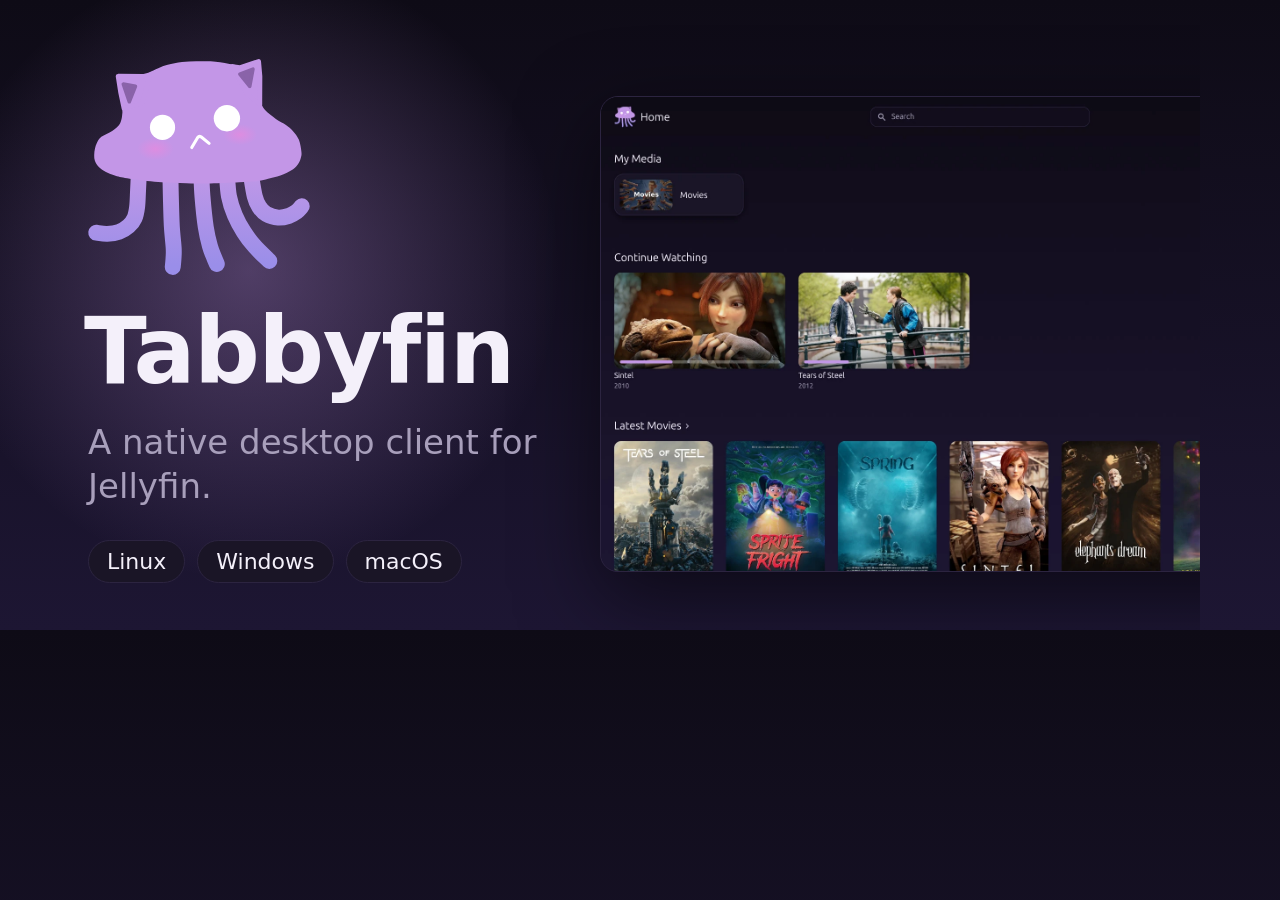
<file: dev/site-og.html>
<!doctype html>
<!-- The source of the website's social card, site/assets/og.jpg: open this in a browser window
     1200 × 630 and save a screenshot of it (dev/README.md). -->
<html lang="en">
<meta charset="utf-8">
<title>Tabbyfin's social card</title>
<style>
* { box-sizing: border-box; margin: 0; }
html, body { width: 1200px; height: 630px; overflow: hidden; }
body {
  background: linear-gradient(180deg, #0e0b16, #1d1633); color: #f4f0fa;
  font-family: "Ubuntu", "Segoe UI", system-ui, sans-serif; position: relative;
}
.glow {
  position: absolute; left: -60px; top: -40px; width: 620px; height: 620px; border-radius: 50%;
  background: radial-gradient(closest-side, rgba(195, 150, 231, .34), rgba(195, 150, 231, 0));
}
.mascot { position: absolute; left: 84px; top: 52px; width: 230px; height: 230px; }
h1 { position: absolute; left: 84px; top: 306px; font-size: 92px; line-height: 1; font-weight: 700; letter-spacing: -1.5px; }
p { position: absolute; left: 88px; top: 420px; font-size: 34px; line-height: 1.3; color: #a89fbb; width: 470px; }
.systems { position: absolute; left: 88px; top: 540px; display: flex; gap: 12px; }
.systems span {
  font-size: 22px; padding: 8px 18px; border-radius: 999px;
  background: #1a1526; border: 1px solid #2c2440;
}
.window {
  position: absolute; left: 600px; top: 96px; width: 760px; border-radius: 18px; overflow: hidden;
  border: 1px solid #2c2440; box-shadow: 0 24px 80px rgba(0, 0, 0, .55);
}
.window img { display: block; width: 100%; }
</style>
<div class="glow"></div>
<img class="mascot" src="../packaging/tabbyfin.svg" alt="">
<h1>Tabbyfin</h1>
<p>A native desktop client for Jellyfin.</p>
<div class="systems"><span>Linux</span><span>Windows</span><span>macOS</span></div>
<div class="window"><img src="../site/assets/screenshots/home.webp" alt=""></div>
</html>
</file>
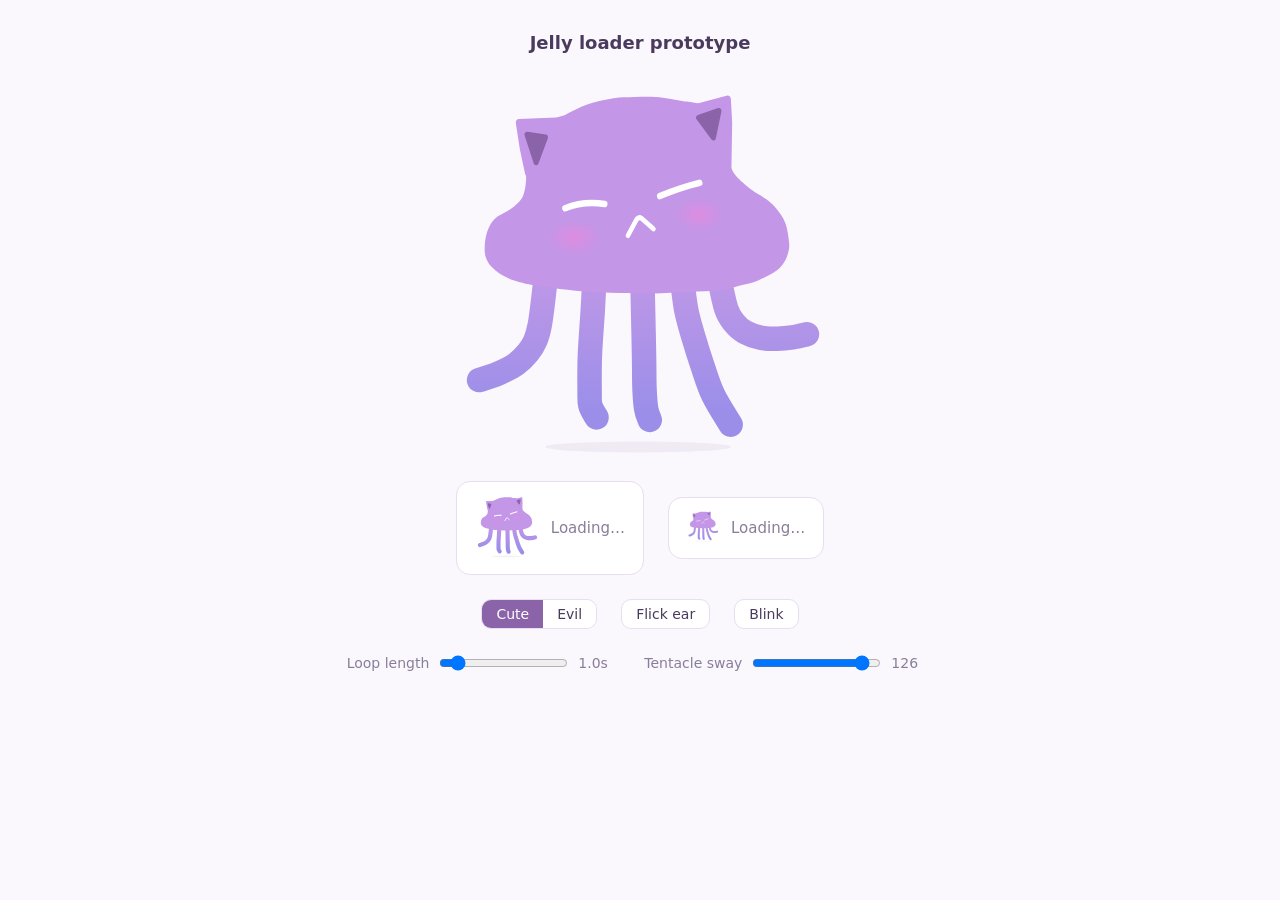
<file: packaging/mascot/prototype.html>
<!doctype html>
<html lang="en">
<head>
<meta charset="utf-8">
<meta name="viewport" content="width=device-width,initial-scale=1">
<title>Jelly Loader</title>
<style>
  :root { --bg:#faf7fd; --fg:#4a3b5c; --muted:#8a7d99; --card:#ffffff; --line:#e7def0; --accent:#8a63a9; }
  @media (prefers-color-scheme: dark) {
    :root { --bg:#1b1724; --fg:#ece6f5; --muted:#a79bb8; --card:#262033; --line:#3a3149; --accent:#c396e7; }
  }
  * { box-sizing: border-box; }
  body {
    margin: 0; background: var(--bg); color: var(--fg);
    font-family: system-ui, -apple-system, "Segoe UI", sans-serif;
    display: flex; flex-direction: column; align-items: center; gap: 24px;
    padding: 32px 16px 48px;
  }
  h1 { font-size: 18px; font-weight: 600; margin: 0; }
  .stage { width: min(380px, 84vw); position: relative; }
  .stage svg { width: 100%; height: auto; display: block; position: relative; }
  .stage img.ref { position: absolute; inset: 0; width: 100%; opacity: .45; }
  .row { display: flex; gap: 24px; align-items: center; flex-wrap: wrap; justify-content: center; }
  .chip {
    display: flex; align-items: center; gap: 12px; padding: 12px 18px;
    background: var(--card); border: 1px solid var(--line); border-radius: 14px;
  }
  .chip span { font-size: 15px; color: var(--muted); }
  .controls { display: flex; gap: 16px 24px; flex-wrap: wrap; justify-content: center; align-items: center; }
  label { font-size: 14px; color: var(--muted); display: flex; gap: 8px; align-items: center; }
  output { font-variant-numeric: tabular-nums; min-width: 3em; }
  .seg { display: inline-flex; border: 1px solid var(--line); border-radius: 10px; overflow: hidden; }
  .seg button, .btn {
    font: inherit; font-size: 14px; padding: 6px 14px; border: 0; cursor: pointer;
    background: var(--card); color: var(--fg);
  }
  .seg button[aria-pressed="true"] { background: var(--accent); color: #fff; }
  .btn { border: 1px solid var(--line); border-radius: 10px; }
</style>
</head>
<body>
  <h1>Jelly loader prototype</h1>
  <div class="stage" data-jelly></div>

  <div class="row">
    <div class="chip"><div data-jelly data-size="64"></div><span>Loading…</span></div>
    <div class="chip"><div data-jelly data-size="32"></div><span>Loading…</span></div>
  </div>

  <div class="controls">
    <span class="seg" role="group" aria-label="Mood">
      <button data-mood="cute" aria-pressed="true">Cute</button>
      <button data-mood="evil" aria-pressed="false">Evil</button>
    </span>
    <button class="btn" id="flickBtn">Flick ear</button>
    <button class="btn" id="blinkBtn">Blink</button>
  </div>
  <div class="controls">
    <label>Loop length <input id="speed" type="range" min="0.8" max="3" step="0.1" value="1.0"><output id="speedOut">1.0s</output></label>
    <label>Tentacle sway <input id="sway" type="range" min="0" max="140" step="2" value="126"><output id="swayOut">126</output></label>
  </div>

<script>
// ---------- Geometry, traced from the 2000×2000 drawings ----------
const BODY = '#c396e7', EAR_INNER = '#8a63a9';

// Head outline (no ears). Points behind the ears stay inside both ear poses.
const HEAD = [
  [350,470],[372,360],[430,262],[505,205],[570,160],[650,122],[730,94],[850,70],[970,64],
  [1090,64],[1170,73],[1250,86],[1330,104],[1400,170],[1470,262],[1495,350],[1513,410],
  [1549,475],[1640,550],[1725,600],[1783,650],[1834,725],[1855,825],[1851,875],[1830,925],
  [1782,975],[1678,1025],[1575,1052],[1489,1072],[1330,1083],[1090,1093],[890,1091],
  [650,1080],[410,1053],[290,1028],[210,997],[146,950],[116,900],[111,850],[117,800],
  [134,750],[171,700],[262,650],[320,600],[341,550],[348,500],
];

// Ears: polygons drawn with a fat round-joined stroke, so corners come out soft.
// "up" is the rest pose, "flick" is the pose from the flick drawing.
const EARS = [
  { // left
    outer: { up:    [[312,190],[522,192],[580,178],[515,420],[362,462],[334,330]],
             flick: [[268,350],[522,192],[580,178],[515,420],[362,462],[305,420]] },
    inner: { up:    [[356,256],[458,275],[406,405]],
             flick: [[332,352],[466,284],[402,420]] },
    pivot: [440,440], dir: -1,
  },
  { // right
    outer: { up:    [[1275,108],[1335,118],[1495,66],[1506,190],[1505,385],[1505,430],[1390,330]],
             flick: [[1275,108],[1335,118],[1612,250],[1560,325],[1515,395],[1505,430],[1390,330]] },
    inner: { up:    [[1337,172],[1447,130],[1420,275]],
             flick: [[1345,182],[1545,242],[1440,300]] },
    pivot: [1430,360], dir: 1,
  },
];

// Tentacle rest poses: root (hidden under the head) to tip.
const TENTS = [
  { pts: [[487,1000],[480,1150],[472,1290],[450,1385],[400,1452],[320,1500],[220,1517],[128,1507]], phase: 0.0 },
  { pts: [[752,1000],[756,1200],[764,1450],[780,1640],[778,1730],[772,1795]], phase: 0.8 },
  { pts: [[1012,1000],[1022,1200],[1050,1460],[1085,1620],[1120,1715],[1143,1770]], phase: 1.6 },
  { pts: [[1227,1000],[1245,1200],[1295,1360],[1370,1500],[1460,1620],[1585,1745]], phase: 2.4 },
  { pts: [[1427,1000],[1462,1200],[1500,1290],[1560,1350],[1660,1380],[1750,1365],[1815,1330],[1858,1285]], phase: 3.2 },
];

const EYES = [ { cx: 686, cy: 621, r: 106 }, { cx: 1228, cy: 544, r: 111 } ];
// Evil eyes keep only what's below these brow lines.
const EVIL_CLIP = [
  [[560,573],[815,592],[815,760],[560,760]],
  [[1095,569],[1355,460],[1355,690],[1095,690]],
];
const CLOSED_EYES = ['M572 647Q680 607 798 625', 'M1115 583Q1230 539 1342 514'];
const MOUTH = {
  cute: 'M932 790L982 705Q994 690 1010 700L1078 755',
  evil: 'M895 718C888 770 915 798 945 796C972 794 985 770 990 745C1000 775 1025 795 1055 790C1090 786 1112 760 1106 730C1104 712 1095 700 1088 690',
};
const BLUSH = [ { cx: 626, cy: 801, rx: 155, ry: 95 }, { cx: 1338, cy: 681, rx: 145, ry: 88 } ];

// ---------- Path helpers ----------
const f = p => p[0].toFixed(1) + ',' + p[1].toFixed(1);
const pts = a => a.map(f).join(' ');
const lerp = (a, b, t) => a.map((p, i) => [p[0] + (b[i][0] - p[0]) * t, p[1] + (b[i][1] - p[1]) * t]);

function smooth(p, closed = false) {
  const n = p.length, at = i => closed ? p[(i + n) % n] : p[Math.max(0, Math.min(n - 1, i))];
  let d = 'M' + f(p[0]);
  for (let i = 0; i < (closed ? n : n - 1); i++) {
    const p0 = at(i - 1), p1 = at(i), p2 = at(i + 1), p3 = at(i + 2);
    const c1 = [p1[0] + (p2[0] - p0[0]) / 6, p1[1] + (p2[1] - p0[1]) / 6];
    const c2 = [p2[0] - (p3[0] - p1[0]) / 6, p2[1] - (p3[1] - p1[1]) / 6];
    d += 'C' + f(c1) + ' ' + f(c2) + ' ' + f(p2);
  }
  return closed ? d + 'Z' : d;
}

// ---------- Markup ----------
function markup(uid) {
  const id = s => s + uid;
  return `
<svg viewBox="-40 -110 2080 2080" xmlns="http://www.w3.org/2000/svg" role="img" aria-label="Loading">
  <defs>
    <linearGradient id="${id('tent')}" gradientUnits="userSpaceOnUse" x1="0" y1="1050" x2="0" y2="1780">
      <stop offset="0" stop-color="#bd97e7"/>
      <stop offset="1" stop-color="#9a8ee9"/>
    </linearGradient>
    <radialGradient id="${id('blush')}">
      <stop offset="0" stop-color="#e08ce0" stop-opacity="0.9"/>
      <stop offset="1" stop-color="#e08ce0" stop-opacity="0"/>
    </radialGradient>
    ${EVIL_CLIP.map((c, i) => `<clipPath id="${id('evil' + i)}"><polygon points="${pts(c)}"/></clipPath>`).join('')}
  </defs>
  <ellipse class="shadow" cx="990" cy="1915" rx="620" ry="30" fill="#7a5a9a" opacity="0.15"/>
  <g class="all">
    <g fill="none" stroke="url(#${id('tent')})" stroke-width="134" stroke-linecap="round" stroke-linejoin="round">
      ${TENTS.map(t => `<path class="tent" d="${smooth(t.pts)}"/>`).join('')}
    </g>
    <g class="bodyg">
      <path class="head" fill="${BODY}" d="${smooth(HEAD, true)}"/>
      ${EARS.map(e => `<g class="ear">
        <polygon class="earOuter" points="${pts(e.outer.up)}" fill="${BODY}" stroke="${BODY}" stroke-width="40" stroke-linejoin="round"/>
        <polygon class="earInner" points="${pts(e.inner.up)}" fill="${EAR_INNER}" stroke="${EAR_INNER}" stroke-width="30" stroke-linejoin="round"/>
      </g>`).join('')}
      ${BLUSH.map(b => `<ellipse cx="${b.cx}" cy="${b.cy}" rx="${b.rx}" ry="${b.ry}" fill="url(#${id('blush')})"/>`).join('')}
      <g class="eyesOpen" fill="#fff">
        ${EYES.map((e, i) => `<ellipse class="eye" cx="${e.cx}" cy="${e.cy}" rx="${e.r}" ry="${e.r}" data-clip="url(#${id('evil' + i)})"/>`).join('')}
      </g>
      <g class="eyesClosed" fill="none" stroke="#fff" stroke-width="34" stroke-linecap="round" display="none">
        ${CLOSED_EYES.map(d => `<path d="${d}"/>`).join('')}
      </g>
      <path class="mouth" d="${MOUTH.cute}" fill="none" stroke="#fff" stroke-width="26" stroke-linecap="round" stroke-linejoin="round"/>
    </g>
  </g>
</svg>`;
}

function mount(host, uid) {
  host.insertAdjacentHTML('beforeend', markup(uid));
  const svg = host.lastElementChild;
  if (host.dataset.size) { svg.setAttribute('width', host.dataset.size); svg.setAttribute('height', host.dataset.size); }
  return {
    svg,
    all: svg.querySelector('.all'),
    body: svg.querySelector('.bodyg'),
    shadow: svg.querySelector('.shadow'),
    tents: [...svg.querySelectorAll('.tent')],
    ears: [...svg.querySelectorAll('.ear')].map(g => ({
      g, outer: g.querySelector('.earOuter'), inner: g.querySelector('.earInner') })),
    eyes: [...svg.querySelectorAll('.eye')],
    eyesOpen: svg.querySelector('.eyesOpen'),
    eyesClosed: svg.querySelector('.eyesClosed'),
    mouth: svg.querySelector('.mouth'),
  };
}

// ---------- Pose ----------
// pose: { mood, bob, sx, sy, wave(i) -> points, ears: [{flick 0..1, sway deg}], eyeOpen 0..1 | 'closed' }
function applyPose(inst, pose) {
  inst.all.setAttribute('transform', `translate(0 ${pose.bob.toFixed(2)})`);
  inst.body.setAttribute('transform',
    `translate(980 600) scale(${pose.sx.toFixed(4)} ${pose.sy.toFixed(4)}) translate(-980 -600)`);
  inst.tents.forEach((el, i) => el.setAttribute('d', smooth(pose.tentacle(i))));
  inst.ears.forEach((e, i) => {
    const E = EARS[i], p = pose.ears[i];
    e.outer.setAttribute('points', pts(lerp(E.outer.up, E.outer.flick, p.flick)));
    e.inner.setAttribute('points', pts(lerp(E.inner.up, E.inner.flick, p.flick)));
    e.g.setAttribute('transform', `rotate(${(E.dir * p.sway).toFixed(2)} ${E.pivot.join(' ')})`);
  });
  const closed = pose.eyes === 'closed';
  inst.eyesOpen.setAttribute('display', closed ? 'none' : 'inline');
  inst.eyesClosed.setAttribute('display', closed ? 'inline' : 'none');
  inst.eyes.forEach((el, i) => {
    el.setAttribute('ry', (EYES[i].r * (closed ? 1 : pose.eyes)).toFixed(2));
    if (pose.mood === 'evil') el.setAttribute('clip-path', el.dataset.clip);
    else el.removeAttribute('clip-path');
  });
  inst.mouth.setAttribute('d', MOUTH[pose.mood]);
}

const restPose = (mood = 'cute', extra = {}) => ({
  mood, bob: 0, sx: 1, sy: 1, tentacle: i => TENTS[i].pts,
  ears: [{ flick: 0, sway: 0 }, { flick: 0, sway: 0 }], eyes: 1, ...extra,
});

// Clean standalone SVG for a given pose (used to export the logo files).
function exportSvg(mood = 'cute', extra = {}) {
  const host = document.createElement('div');
  const inst = mount(host, '');
  applyPose(inst, restPose(mood, extra));
  inst.shadow.remove();
  inst.svg.removeAttribute('role');
  inst.svg.setAttribute('aria-label', 'Jelly cat logo');
  inst.svg.setAttribute('viewBox', '0 0 2000 2000');
  inst.svg.querySelectorAll('[transform]').forEach(n => n.removeAttribute('transform'));
  inst.svg.querySelectorAll('[display="none"]').forEach(n => n.remove());
  inst.svg.querySelectorAll('[display]').forEach(n => n.removeAttribute('display'));
  inst.svg.querySelectorAll('[data-clip]').forEach(n => n.removeAttribute('data-clip'));
  if (mood !== 'evil') inst.svg.querySelectorAll('clipPath').forEach(n => n.remove());
  inst.svg.querySelectorAll('[class]').forEach(n => n.removeAttribute('class'));
  return new XMLSerializer().serializeToString(inst.svg).replace(/>\s+</g, '>\n<');
}

// ---------- Animation ----------
const params = new URLSearchParams(location.search);
const reduceMotion = matchMedia('(prefers-reduced-motion: reduce)').matches;
let period = 1.0, sway = 126, mood = params.get('mood') || 'cute';

const instances = [...document.querySelectorAll('[data-jelly]')].map((h, i) => mount(h, '-' + i));

// Debug overlay: ?ref=refs/closed.webp lays a drawing under the big one, frozen at rest.
if (params.get('ref')) {
  const img = Object.assign(document.createElement('img'), { src: params.get('ref'), className: 'ref' });
  document.querySelector('.stage').prepend(img);
}
const still = params.has('ref') || params.has('still');

document.getElementById('speed').oninput = e => { period = +e.target.value; speedOut.textContent = period.toFixed(1) + 's'; };
document.getElementById('sway').oninput = e => { sway = +e.target.value; swayOut.textContent = sway; };
document.querySelectorAll('[data-mood]').forEach(b => b.onclick = () => {
  mood = b.dataset.mood;
  document.querySelectorAll('[data-mood]').forEach(x => x.setAttribute('aria-pressed', x === b));
});

// Tentacles: travelling wave along each one, tips move most.
function wavePoints(t, time, amp) {
  const n = t.pts.length;
  return t.pts.map((p, i) => {
    const a = t.pts[Math.max(i - 1, 0)], b = t.pts[Math.min(i + 1, n - 1)];
    let tx = b[0] - a[0], ty = b[1] - a[1];
    const len = Math.hypot(tx, ty) || 1; tx /= len; ty /= len;
    const s = i / (n - 1);
    const w = amp * Math.pow(s, 1.3) * Math.sin(time * Math.PI * 2 / period - s * 2.4 + t.phase);
    return [p[0] - ty * w, p[1] + tx * w];
  });
}

// Ear flick: snap to the flick pose, back, then a smaller second flick.
const FLICK_LEN = 0.55;
let flickAt = 2.5, flickEars = [0];
function scheduleFlick(now, which) {
  flickAt = now + (which ? 0 : 2.5 + Math.random() * 3.5);
  const r = Math.random();
  flickEars = which || (r < 0.45 ? [0] : r < 0.85 ? [1] : [0, 1]);
}
function flickAmount(time, i) {
  if (!flickEars.includes(i)) return 0;
  const u = (time - flickAt) / FLICK_LEN;
  if (u < 0 || u > 1) return 0;
  return Math.sin(u * Math.PI * 2) ** 2 * (u < 0.5 ? 1 : 0.55);
}

// Blink: squash the open eyes, swap to the closed-eye lines, open again.
const BLINK_LEN = 0.24;
let blinkAt = 1.2;
function eyeState(time) {
  const u = (time - blinkAt) / BLINK_LEN;
  if (u < 0 || u > 1) return 1;
  if (u < 0.25) return 1 - (u / 0.25) * 0.65;
  if (u < 0.7) return 'closed';
  return 0.35 + ((u - 0.7) / 0.3) * 0.65;
}

let now = 0;
document.getElementById('flickBtn').onclick = () => scheduleFlick(now, [Math.random() < .5 ? 0 : 1]);
document.getElementById('blinkBtn').onclick = () => { blinkAt = now; };

function frame(ms) {
  const time = now = ms / 1000;
  if (still) {
    instances.forEach(inst => applyPose(inst, restPose(mood)));
    return requestAnimationFrame(frame);
  }
  const k = reduceMotion ? 0.4 : 1;
  const ph = time * Math.PI * 2 / period;
  const s = Math.sin(ph);

  if (time > blinkAt + BLINK_LEN) blinkAt = time + 2 + Math.random() * 2.5;
  if (time > flickAt + FLICK_LEN) scheduleFlick(time);
  // Ears droop a touch toward the flick pose with each pulse. This moves only the
  // tips, so the base stays glued to the head (rotating the whole ear opened seams).
  const earDroop = 0.07 * (0.5 + 0.5 * Math.sin(ph - 1.0)) * k;

  const pose = {
    mood,
    // Body contracts (narrow + tall) on the push, then relaxes; the bob lags slightly.
    bob: -46 * Math.sin(ph - 0.6) * k,
    sx: 1 - 0.045 * s * k,
    sy: 1 + 0.045 * s * k,
    tentacle: i => wavePoints(TENTS[i], time, sway * k),
    ears: [0, 1].map(i => ({ flick: Math.min(1, flickAmount(time, i) + earDroop), sway: 0 })),
    eyes: eyeState(time),
  };
  const lift = (pose.bob + 46) / 92; // 0 = high, 1 = low
  for (const inst of instances) {
    applyPose(inst, pose);
    inst.shadow.setAttribute('rx', (500 + 140 * lift).toFixed(1));
    inst.shadow.setAttribute('opacity', (0.08 + 0.1 * lift).toFixed(3));
  }
  requestAnimationFrame(frame);
}
requestAnimationFrame(frame);
</script>
</body>
</html>
</file>
<file: site/styles.css>
/* The app's tokens (docs/DESIGN.md), one set per theme. Light is the default;
   dark follows the system unless the visitor chose light, or is chosen outright. */
:root {
  --bd-top: #fcfaff; --bd-bot: #eee6fa;
  --glow: rgba(195, 150, 231, .5);
  /* The strip's unchosen thumbnails: dimmed on the dark page, left alone on the pale one, where dimming greys them. */
  --thumb-rest: 1;
  --surface: #ffffff; --border: #e8e0f4;
  --shadow: rgba(74, 40, 110, .12);
  --inset: #f8f5fc; --inset-hover: #f0eaf9;
  --ink: #1f182b; --muted: #605770;
  --brand: #7b4fb0; --brand-hover: #6a429e; --brand-fg: #ffffff; --shine: #b83fb0;
  --bubble: #ffffff; --bar: #fcfaff; --bar-line: #e8e0f4; --bar-text: #605770; --bar-title: #1f182b;
  --win-shadow: rgba(74, 40, 110, .34); --win-edge: rgba(74, 40, 110, .18);
  --info: #0e7490; --info-bg: rgba(6, 182, 212, .09); --info-line: rgba(8, 145, 178, .4);
  --sans: system-ui, -apple-system, "Segoe UI", Ubuntu, Cantarell, "Noto Sans", sans-serif;
  --mono: ui-monospace, "Cascadia Mono", "SF Mono", Menlo, Consolas, monospace;
  color-scheme: light;
}
/* The two dark blocks hold the same tokens: keep them in step. Both are for screens only, so the
   page prints in its light colours whatever the theme. */
@media screen and (prefers-color-scheme: dark) {
  :root:not([data-theme="light"]) {
    --bd-top: #0e0b16; --bd-bot: #1d1633;
    --glow: rgba(195, 150, 231, .3); --thumb-rest: .75;
    --surface: #1a1526; --border: #2c2440;
    --shadow: rgba(0, 0, 0, .43);
    --inset: #120e1b; --inset-hover: #221b31;
    --ink: #f4f0fa; --muted: #a89fbb;
    --brand: #c396e7; --brand-hover: #d2adf0; --brand-fg: #1d1230; --shine: #f0a6e6;
    --bubble: #30264a; --bar: #1a1526; --bar-line: #2c2440; --bar-text: #a89fbb; --bar-title: #f4f0fa;
    --win-shadow: rgba(0, 0, 0, .7); --win-edge: rgba(195, 150, 231, .16);
    --info: #22d3ee; --info-bg: rgba(6, 182, 212, .1); --info-line: rgba(34, 211, 238, .4);
    color-scheme: dark;
  }
}
@media screen {
  :root[data-theme="dark"] {
    --bd-top: #0e0b16; --bd-bot: #1d1633;
    --glow: rgba(195, 150, 231, .3); --thumb-rest: .75;
    --surface: #1a1526; --border: #2c2440;
    --shadow: rgba(0, 0, 0, .43);
    --inset: #120e1b; --inset-hover: #221b31;
    --ink: #f4f0fa; --muted: #a89fbb;
    --brand: #c396e7; --brand-hover: #d2adf0; --brand-fg: #1d1230; --shine: #f0a6e6;
    --bubble: #30264a; --bar: #1a1526; --bar-line: #2c2440; --bar-text: #a89fbb; --bar-title: #f4f0fa;
    --win-shadow: rgba(0, 0, 0, .7); --win-edge: rgba(195, 150, 231, .16);
    --info: #22d3ee; --info-bg: rgba(6, 182, 212, .1); --info-line: rgba(34, 211, 238, .4);
    color-scheme: dark;
  }
}

* { box-sizing: border-box; }
html { -webkit-text-size-adjust: 100%; }
body {
  margin: 0; color: var(--ink);
  background: linear-gradient(var(--bd-top), var(--bd-bot)) var(--bd-top);
  font: 16px/1.55 var(--sans);
}
main { overflow-x: clip; }
img { max-width: 100%; }
a { color: var(--brand); text-underline-offset: 3px; }
a:hover { color: var(--brand-hover); }
:focus-visible { outline: 2px solid var(--brand); outline-offset: 2px; border-radius: 6px; }
code, kbd { font-family: var(--mono); font-size: .86em; }
code { background: var(--inset); border: 1px solid var(--border); border-radius: 6px; padding: 0 5px; overflow-wrap: anywhere; }
.wrap { width: min(1360px, 100% - 32px); margin-inline: auto; }
.skip { position: absolute; left: 12px; top: -60px; background: var(--brand); color: var(--brand-fg); padding: 8px 14px; border-radius: 12px; z-index: 10; }
.skip:focus { top: 12px; }

/* ---------- Top bar: frameless, on the backdrop, like the app's ---------- */
.bar { display: flex; align-items: center; justify-content: space-between; gap: 16px; padding-block: 16px; }
.brandmark { display: flex; align-items: center; gap: 10px; color: var(--ink); text-decoration: none; font-weight: 600; font-size: 20px; }
.brandmark img { width: 36px; height: 36px; }
.gh { display: grid; place-items: center; width: 38px; height: 38px; border-radius: 12px; color: var(--muted); }
.gh:hover { background: var(--inset-hover); color: var(--ink); }
.gh svg { width: 23px; height: 23px; }
picture { display: block; width: 100%; height: 100%; }
picture img { display: block; }
.bar-end { display: flex; align-items: center; gap: 12px; }
.theme-switch { display: none; gap: 2px; padding: 3px; background: var(--inset); border: 1px solid var(--border); border-radius: 12px; }
.js .theme-switch { display: inline-flex; }
.theme-switch button { display: grid; place-items: center; width: 32px; height: 30px; padding: 0; border: 0; border-radius: 9px; background: none; color: var(--muted); cursor: pointer; }
.theme-switch button:hover { color: var(--ink); }
.theme-switch button[aria-pressed="true"] { background: var(--surface); color: var(--brand); box-shadow: 0 2px 8px -3px var(--shadow); }
.theme-switch svg { width: 17px; height: 17px; }

/* ---------- Hero ---------- */
.hero { display: grid; grid-template-columns: minmax(0, 400px) minmax(0, 1fr); gap: 24px 88px; align-items: center; padding: 52px 0 40px; }
.kicker { display: inline-flex; align-items: center; gap: 8px; margin: 0 0 18px; padding: 3px 12px 3px 8px; border-radius: 999px; background: var(--inset); border: 1px solid var(--border); color: var(--muted); font-size: 14px; }
.kicker .dot { width: 8px; height: 8px; border-radius: 50%; background: var(--brand); }
h1 { font-size: clamp(2.1rem, 1.3rem + 2.2vw, 3.2rem); line-height: 1.08; letter-spacing: -.02em; margin: 0 0 18px; font-weight: 700; }
.lead { font-size: 18px; color: var(--muted); margin: 0 0 28px; max-width: 34em; }
.lead strong { color: var(--ink); font-weight: 600; }
.cta { display: flex; flex-wrap: wrap; align-items: center; gap: 12px 20px; }
.btn-brand {
  /* Unseen here, drawn in forced colours, where the fill is taken away. */
  border: 1px solid transparent;
  display: inline-flex; align-items: center; gap: 10px; min-height: 50px; padding: 0 24px;
  background: var(--brand); color: var(--brand-fg); border-radius: 12px; text-decoration: none;
  font-weight: 600; font-size: 17px; box-shadow: 0 8px 24px -8px var(--brand);
}
.btn-brand:hover { background: var(--brand-hover); color: var(--brand-fg); }
.btn-brand svg { width: 20px; height: 20px; flex: none; }
.btn-brand .btn-os { width: 22px; height: 22px; margin-left: -3px; }
.needs { margin: 12px 0 0; font-size: 14px; color: var(--muted); }

/* The stage: the window in the mascot's glow. */
.stage { position: relative; isolation: isolate; --m: 160px; }
.stage::before {
  content: ""; position: absolute; z-index: -1; inset: -16% -10% -10% -18%; pointer-events: none;
  background:
    radial-gradient(closest-side at 14% 12%, var(--glow), transparent 70%),
    radial-gradient(closest-side at 50% 55%, var(--glow), transparent 100%);
  transition: opacity .6s ease;
}
.stage.lights-down::before { opacity: .25; }
.window {
  position: relative; border-radius: 14px; overflow: hidden; background: var(--bd-top);
  border: 1px solid var(--win-edge);
  box-shadow: 0 40px 90px -30px var(--win-shadow), 0 12px 30px -12px var(--win-shadow);
}
.titlebar {
  display: grid; grid-template-columns: 1fr auto 1fr; align-items: center; height: 34px; padding: 0 6px 0 14px;
  background: var(--bar); border-bottom: 1px solid var(--bar-line); color: var(--bar-text); font-size: 13px;
}
.titlebar .title { grid-column: 2; white-space: nowrap; overflow: hidden; text-overflow: ellipsis; }
.titlebar .title b { color: var(--bar-title); font-weight: 500; }
.winctl { grid-column: 3; justify-self: end; display: flex; }
.winctl i { width: 34px; height: 26px; display: grid; place-items: center; }
.winctl i::before { content: ""; width: 10px; height: 10px; border: 1.4px solid var(--bar-text); }
.winctl i:nth-child(1)::before { height: 0; border-width: 1.4px 0 0; }
/* The close button's cross is two borders, not a gradient, so forced colours still draw it. */
.winctl i:nth-child(3)::before, .winctl i:nth-child(3)::after {
  content: ""; grid-area: 1 / 1; width: 13px; height: 0; border: 0; border-top: 1.4px solid var(--bar-text); transform: rotate(45deg);
}
.winctl i:nth-child(3)::after { transform: rotate(-45deg); }
.screens { position: relative; aspect-ratio: 1280 / 800; background: var(--inset); }
.screen { margin: 0; position: absolute; inset: 0; }
.screen img { display: block; width: 100%; height: 100%; object-fit: cover; }
.screen[hidden] { display: none; }

.mascot {
  position: absolute; z-index: 2; left: calc(var(--m) * -.58); top: calc(var(--m) * -.65); width: var(--m); aspect-ratio: 1;
  padding: 0; border: 0; background: none; cursor: pointer; border-radius: 50%;
  filter: drop-shadow(0 10px 18px rgba(60, 20, 90, .35));
}
.mascot svg, .mascot img { display: block; width: 100%; height: 100%; }
.mascot:focus-visible { outline-offset: -6px; border-radius: 50%; }

.strip { display: grid; grid-template-columns: repeat(5, minmax(0, 1fr)); gap: 8px; margin: 14px 0 0; padding: 6px; list-style: none; background: var(--inset); border: 1px solid var(--border); border-radius: 16px; }
.strip a { display: flex; flex-direction: column; align-items: center; gap: 6px; padding: 6px 6px 7px; border-radius: 11px; color: var(--muted); text-decoration: none; font-size: 14px; font-weight: 500; }
.strip a img { width: 100%; height: auto; aspect-ratio: 16 / 10; object-fit: cover; border-radius: 6px; opacity: var(--thumb-rest); }
.strip a:hover { background: var(--inset-hover); color: var(--ink); }
.strip a:hover img { opacity: 1; }
.strip a[aria-selected="true"] { background: var(--surface); color: var(--ink); box-shadow: 0 4px 14px -6px var(--shadow); }
.strip a[aria-selected="true"] img { opacity: 1; outline: 2px solid var(--brand); outline-offset: 1px; }
.strip a:focus-visible { outline-offset: -2px; }

/* ---------- Sections ---------- */
section { scroll-margin-top: 16px; }
.section-head { max-width: 720px; margin: 0 auto 24px; text-align: center; }
h2 { font-size: clamp(1.6rem, 1.2rem + 1.2vw, 2.2rem); line-height: 1.15; letter-spacing: -.01em; margin: 0 0 12px; }
h3 { font-size: 20px; margin: 0 0 8px; line-height: 1.3; }
.section-head p { margin: 0; color: var(--muted); font-size: 18px; }
.features { padding: 48px 0 0; }
.features h2 { text-align: center; margin-bottom: 24px; }
.feature-grid { display: grid; grid-template-columns: repeat(4, minmax(0, 1fr)); gap: 16px; margin: 0; padding: 0; list-style: none; }
.feature-grid .surface { display: flex; gap: 14px; align-items: flex-start; padding: 20px 22px; border-radius: 16px; }
.feature-icon { display: grid; place-items: center; flex: none; width: 42px; height: 42px; border-radius: 12px; background: var(--inset-hover); color: var(--brand); }
.feature-icon svg { width: 23px; height: 23px; }
.feature-grid h3 { font-size: 18px; margin-bottom: 4px; }
.feature-grid p { font-size: 15px; }
@media (max-width: 1239px) {
  .feature-grid { grid-template-columns: repeat(2, minmax(0, 1fr)); }
}
.surface { background: var(--surface); border: 1px solid var(--border); border-radius: 22px; padding: 28px; box-shadow: 0 12px 40px -12px var(--shadow); }
.surface p { margin: 0 0 10px; color: var(--muted); }
.surface p:last-child { margin-bottom: 0; }

/* ---------- Download ---------- */
.download { padding: 56px 0 16px; }
/* Columns, because the cards differ in height and a grid would leave holes under the short ones. */
.oses { columns: 2; column-gap: 20px; }
.os { break-inside: avoid; margin-bottom: 20px; }
.os.yours { border-color: var(--brand); box-shadow: 0 12px 40px -12px var(--shadow), 0 0 0 1px var(--brand); }
.os header { display: flex; align-items: center; gap: 12px; margin-bottom: 6px; flex-wrap: wrap; }
.os header svg { width: 26px; height: 26px; color: var(--brand); flex: none; }
.sprite { position: absolute; width: 0; height: 0; overflow: hidden; }
.pkg-icon { grid-row: 1 / span 2; grid-column: 1; align-self: center; justify-self: center; width: 22px; height: 22px; color: var(--brand); }
.pkg-icons { grid-row: 1 / span 2; grid-column: 1; display: flex; align-items: center; justify-content: center; gap: 4px; }
.pkg-icons .pkg-icon { width: 18px; height: 18px; }
.os header h3 { margin: 0; }
.yours-tag { display: none; font-size: 12px; padding: 2px 10px; border-radius: 999px; background: var(--inset); border: 1px solid var(--border); color: var(--muted); }
.os.yours .yours-tag { display: inline-block; }
.os > p { font-size: 14px; }
.pkgs { list-style: none; margin: 16px 0 18px; padding: 0; display: grid; gap: 8px; }
.pkg {
  display: grid; grid-template-columns: 46px minmax(0, 1fr) auto; align-items: center; gap: 2px 12px;
  padding: 10px 12px 10px 14px; border-radius: 12px; background: var(--inset); color: var(--ink); text-decoration: none;
}
.pkg:hover { background: var(--inset-hover); color: var(--ink); }
.pkg b { font-weight: 600; font-size: 15px; }
.pkg b { grid-column: 2; }
.pkg .file { grid-column: 2; font-size: 13px; color: var(--muted); }
.pkg .get {
  grid-row: 1 / span 2; grid-column: 3; display: inline-flex; align-items: center; gap: 6px; padding: 5px 10px; border-radius: 10px;
  background: var(--surface); border: 1px solid var(--border); font-size: 13px; color: var(--ink);
}
.pkg .get svg { width: 18px; height: 18px; color: var(--brand); }
.pkg:hover .get { border-color: var(--brand); }
.os .note { margin: 0; font-size: 14px; }

footer { padding: 24px 0; margin-top: 32px; border-top: 1px solid var(--border); color: var(--muted); font-size: 14px; }
footer .cols { display: flex; align-items: center; gap: 16px 32px; }
footer .links { display: flex; flex: 1; flex-wrap: wrap; justify-content: space-between; gap: 16px 40px; }
footer .links > div { max-width: 46ch; }
footer p { margin: 0 0 8px; }
footer a { color: var(--muted); }
footer a:hover { color: var(--ink); }

/* ---------- Narrow ---------- */
@media (max-width: 1080px) {
  .hero { grid-template-columns: minmax(0, 1fr); gap: 128px; }
  .hero-text { max-width: 640px; }
  .stage { --m: 112px; }
  .mascot { left: 8px; top: calc(var(--m) * -1 + 6px); }
  .feature-grid { grid-template-columns: repeat(2, minmax(0, 1fr)); }
  .oses { columns: 1; }
  /* Room for the mascot, which comes up in the middle of the page's last line. */
  footer { padding-bottom: 76px; }
}
@media (max-width: 720px) {
  /* The cards become one row to swipe, with the next one showing at the edge. */
  .feature-grid {
    grid-template-columns: none; grid-auto-flow: column; grid-auto-columns: min(72vw, 260px); gap: 10px;
    overflow-x: auto; scroll-snap-type: x proximity; scroll-padding-inline: 16px; scrollbar-width: none;
    margin-inline: -16px; padding: 4px 16px 8px;
  }
  .feature-grid::-webkit-scrollbar { display: none; }
  .feature-grid .surface { flex-direction: column; gap: 10px; padding: 16px; scroll-snap-align: start; }
  .hero.mascot-by-button { gap: 20px; }
  /* The button comes last, so the mascot's bubble opens over the window's title bar and not over text. */
  .mascot-by-button .hero-text { position: relative; z-index: 3; display: flex; flex-direction: column; align-items: flex-start; }
  .mascot-by-button .lead { margin-bottom: 6px; }
  .mascot-by-button .needs { margin: 0 0 18px; }
  /* Only as wide as the button and the mascot, so the bubble, held to its right edge, comes from the mascot. */
  .mascot-by-button .cta { order: 1; max-width: 100%; }
  /* The glow in the corner is the mascot's, and the mascot isn't there on a phone. */
  .mascot-by-button .stage::before { inset: -6% 0; background: radial-gradient(closest-side at 50% 55%, var(--glow), transparent 100%); }
  .mascot-by-button .cta { position: relative; flex-wrap: nowrap; gap: 8px; }
  .mascot-by-button .btn-brand { min-width: 0; flex: 0 1 auto; white-space: nowrap; }
  .mascot-by-button .mascot { position: relative; left: auto; top: auto; flex: none; width: 84px; margin: -16px 0 -20px; }
  .mascot-by-button .speech-hero { left: auto; right: -36px; top: calc(100% + 8px); max-width: min(250px, 100%); transform-origin: right top; }
  /* Flipped upright, its tip leaning left, toward the mascot. */
  .mascot-by-button .speech-hero::after { left: auto; right: 22px; top: -11px; transform: scaleY(-1); }
  .surface { padding: 22px 18px; }
  footer .cols { flex-direction: column; align-items: flex-start; }
}
@media (max-width: 560px) {
  body { font-size: 15px; }
  .bar { padding-block: 10px; }
  .brandmark { font-size: 18px; }
  .brandmark img { width: 32px; height: 32px; }
  .hero { padding-top: 6px; gap: 104px; }
  .stage { --m: 88px; }
  .kicker { margin-bottom: 14px; }
  h1 { margin-bottom: 12px; }
  .lead { font-size: 16px; margin-bottom: 20px; }
  .titlebar { height: 26px; font-size: 11px; padding-left: 8px; }
  .winctl i { width: 22px; height: 20px; }
  .strip { gap: 2px; padding: 4px; border-radius: 14px; }
  .strip a { font-size: 12px; padding: 4px 2px 5px; gap: 4px; }
  .features { padding-top: 32px; }
  .mascot-by-button .btn-brand { padding: 0 16px; font-size: 16px; }
  .mascot-by-button .mascot { width: 68px; }
}
/* Too narrow for the bubble to sit right of the mascot: it comes in and down a little, under the tentacles. */
@media (max-width: 350px) {
  .mascot-by-button .speech-hero { right: -22px; top: calc(100% + 18px); }
}

/* A phone on its side: the first screen is short, so the hero's text closes up to keep the button in it. */
@media (max-height: 480px) and (min-width: 561px) {
  .hero { padding-top: 14px; }
  .kicker { margin-bottom: 10px; }
  h1 { margin-bottom: 10px; }
  .lead { margin-bottom: 16px; }
}
/* Forced colours take gradients away and leave their boxes: the glows go. */
@media (forced-colors: active) {
  .stage::before, .aurora, .btn-brand::after, .speech::after { display: none; }
  .speech { filter: none; border-color: CanvasText; }
  .shine { background: none; color: CanvasText; -webkit-text-fill-color: CanvasText; }
}
@media print {
  .theme-switch, .skip, .aurora, .lurker, .speech { display: none; }
  .reveal { opacity: 1 !important; transform: none !important; }
  .shine { background: none !important; color: inherit !important; -webkit-text-fill-color: currentColor !important; }
  .surface, .window { break-inside: avoid; }
}
@media (prefers-reduced-motion: no-preference) {
  html { scroll-behavior: smooth; }
  .screen:not([hidden]) img { animation: fade-in .35s ease; }
  @keyframes fade-in { from { opacity: .3; } to { opacity: 1; } }
}
@media (prefers-reduced-motion: reduce) {
  .stage::before { transition: none; }
}

/* ---------- Effects ---------- */
/* The slow colour behind the hero: gradients moved by transform, so the browser only recomposites it. */
.aurora { position: absolute; z-index: -1; inset: 0 0 auto; height: 1100px; overflow: hidden; pointer-events: none; }
.aurora i { position: absolute; display: block; width: 62vw; aspect-ratio: 1; border-radius: 50%; background: radial-gradient(closest-side, var(--glow), transparent); opacity: .55; }
.aurora i:nth-child(1) { left: -18vw; top: -22vw; }
.aurora i:nth-child(2) { right: -16vw; top: 2vw; opacity: .4; }
.aurora i:nth-child(3) { left: 28vw; top: 26vw; width: 44vw; opacity: .3; }
@supports ((-webkit-background-clip: text) or (background-clip: text)) {
  .shine {
    background: linear-gradient(100deg, var(--brand) 20%, var(--shine) 50%, var(--brand) 80%) 0 0 / 250% 100%;
    -webkit-background-clip: text; background-clip: text; color: transparent; -webkit-text-fill-color: transparent;
  }
}
.stage > .window { transform: perspective(1500px) rotateX(var(--rx, 0deg)) rotateY(var(--ry, 0deg)); }
.mascot { transform: translate(var(--px, 0), var(--py, 0)); }
.feature-grid .surface:hover { border-color: var(--brand); }
/* Only its head comes over the bottom edge, and it never takes a click from what's under it. */
.lurker { position: fixed; z-index: 5; bottom: 0; left: var(--spot, 98%); width: clamp(88px, 9vw, 128px); aspect-ratio: 1; pointer-events: none; transform: translate(-50%, 102%); transition: transform .28s ease-in; filter: drop-shadow(0 6px 14px rgba(60, 20, 90, .35)); }
.lurker.peek { transform: translate(-50%, 54%) rotate(var(--lean, 0deg)); transition: transform .55s cubic-bezier(.3, 1.5, .5, 1); }
.lurker svg { display: block; width: 100%; height: 100%; }
/* The mascot's speech bubbles: one soft shape with its tail, which the drop shadow follows. */
.speech {
  position: absolute; z-index: 6; width: max-content; max-width: min(260px, 100vw - 28px); margin: 0; padding: 10px 16px; border-radius: 18px;
  border: 1px solid transparent; background: var(--bubble); color: var(--ink); font-size: 15px; font-weight: 600; line-height: 1.35;
  filter: drop-shadow(0 8px 16px var(--shadow)) drop-shadow(0 0 10px var(--glow));
  pointer-events: none; opacity: 0; visibility: hidden; transform: translateY(8px) scale(.8);
}
.speech span { display: inline-block; }
.speech::after {
  content: ""; position: absolute; width: 18px; height: 12px; background: var(--bubble);
  clip-path: path('M0 0H18C16 5 12 10 3 12C6 8 5 4 0 0Z');
}
.speech.on { opacity: 1; visibility: visible; transform: none; }
.speech-hero { left: calc(var(--m) * .48); top: calc(var(--m) * -.36); transform-origin: left center; }
.speech-hero::after { left: -14px; top: calc(50% - 6px); transform: rotate(90deg); }
/* Here, after the rule above, so it wins: with the mascot in the corner, the bubble sits clear of its head. */
@media (max-width: 1080px) {
  .speech-hero { left: calc(var(--m) + 16px); top: calc(var(--m) * -.72); max-width: calc(100% - var(--m) - 20px); }
}
.speech-lurk { position: fixed; right: 14px; bottom: calc(clamp(88px, 9vw, 128px) * .58); transform-origin: right bottom; }
.speech-lurk::after { right: 24px; top: calc(100% - 1px); }
.speech-lurk.left { right: auto; left: 14px; transform-origin: left bottom; }
.speech-lurk.left::after { right: auto; left: 24px; transform: scaleX(-1); }
.speech-lurk.center { right: auto; left: 50%; transform: translate(-50%, 8px) scale(.8); transform-origin: center bottom; }
.speech-lurk.center.on { transform: translateX(-50%); }
.speech-lurk.center::after { right: auto; left: calc(50% - 9px); }
.btn-brand { position: relative; overflow: hidden; }
.btn-brand::after {
  content: ""; position: absolute; inset: -20% auto -20% -40%; width: 30%; pointer-events: none;
  background: linear-gradient(90deg, transparent, rgba(255, 255, 255, .55), transparent); transform: translateX(-120%) skewX(-18deg);
}
@media (prefers-reduced-motion: no-preference) {
  .speech { transition: opacity .16s ease, transform .16s ease-in, visibility .16s; }
  .speech.on { transition: opacity .16s ease, transform .42s cubic-bezier(.34, 1.7, .5, 1), visibility 0s; }
  .speech.on span { animation: word .3s ease both; animation-delay: calc(var(--n) * 42ms + 70ms); }
  @keyframes word { from { opacity: 0; transform: translateY(5px); } }
  .aurora i { animation: drift 22s ease-in-out infinite alternate; }
  .aurora i:nth-child(2) { animation-duration: 28s; animation-delay: -9s; }
  .aurora i:nth-child(3) { animation-duration: 34s; animation-delay: -16s; }
  @keyframes drift { to { transform: translate(7vw, 5vw) scale(1.16); } }
  .shine { animation: shine 2.6s .35s cubic-bezier(.3, .6, .3, 1) both; }
  @keyframes shine { from { background-position: 100% 0; } to { background-position: 0 0; } }
  .hero-text > *, .stage { animation: rise .75s cubic-bezier(.2, .7, .2, 1) both; }
  .hero-text > :nth-child(2) { animation-delay: 70ms; }
  .hero-text > :nth-child(3) { animation-delay: 140ms; }
  .hero-text > :nth-child(4) { animation-delay: 210ms; }
  .hero-text > :nth-child(n+5) { animation-delay: 280ms; }
  .stage { animation-delay: 160ms; }
  @keyframes rise { from { opacity: 0; transform: translateY(20px); } to { opacity: 1; transform: none; } }
  .reveal { opacity: 0; transform: translateY(22px); }
  .reveal.in { opacity: 1; transform: none; transition: opacity .7s ease calc(var(--i, 0) * 90ms), transform .7s cubic-bezier(.2, .7, .2, 1) calc(var(--i, 0) * 90ms); }
  .stage > .window { transition: transform .35s ease-out; }
  .mascot { transition: transform .45s ease-out; }
  .feature-grid .surface { transition: transform .22s ease, border-color .22s ease; }
  .feature-grid .surface:not(.reveal):hover { transform: translateY(-3px); }
  .feature-icon svg { transition: transform .22s ease; }
  .feature-grid .surface:hover .feature-icon svg { transform: scale(1.12); }
  .btn-brand { transition: background-color .2s ease, transform .2s ease; }
  .btn-brand:hover { transform: translateY(-2px); }
  .btn-brand:hover::after { transform: translateX(560%) skewX(-18deg); transition: transform .75s ease; }
  .btn-brand:hover svg:first-child { animation: nudge .7s ease; }
  @keyframes nudge { 40% { transform: translateY(3px); } }
}
</file>
